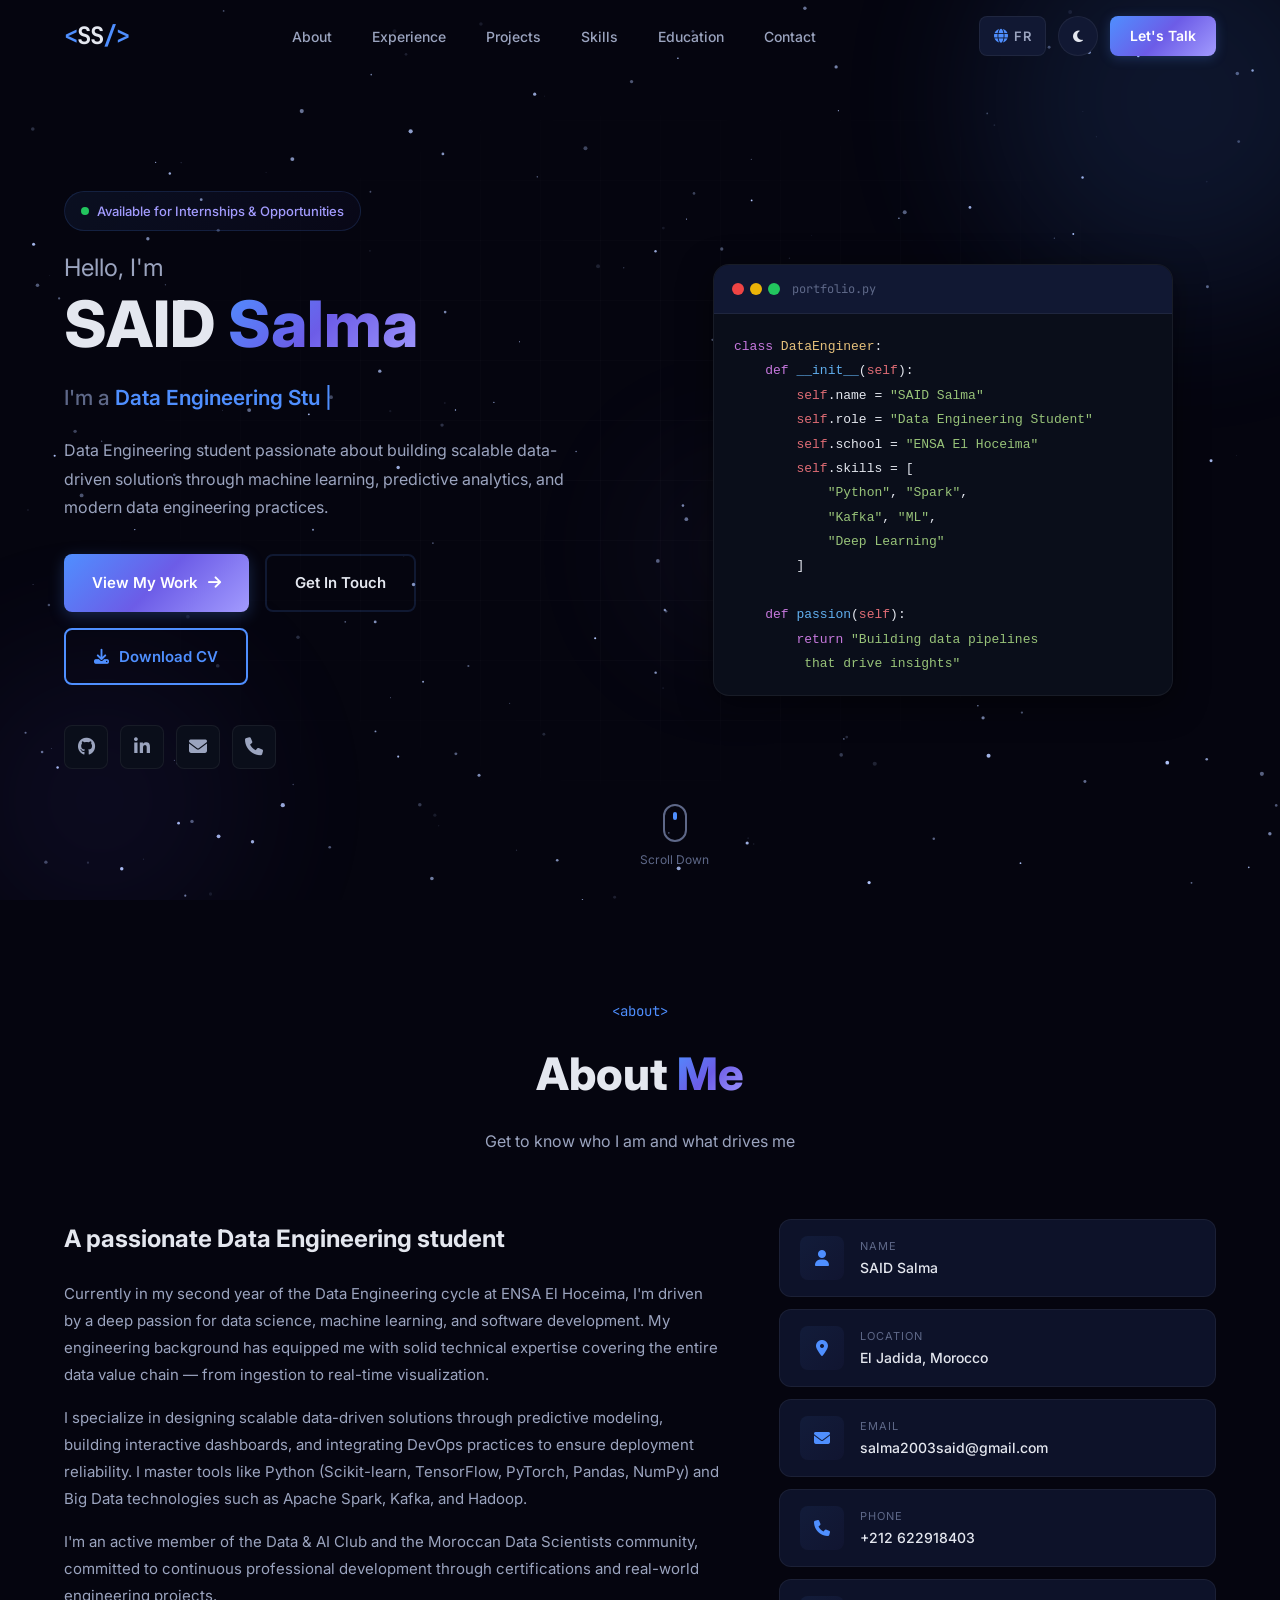
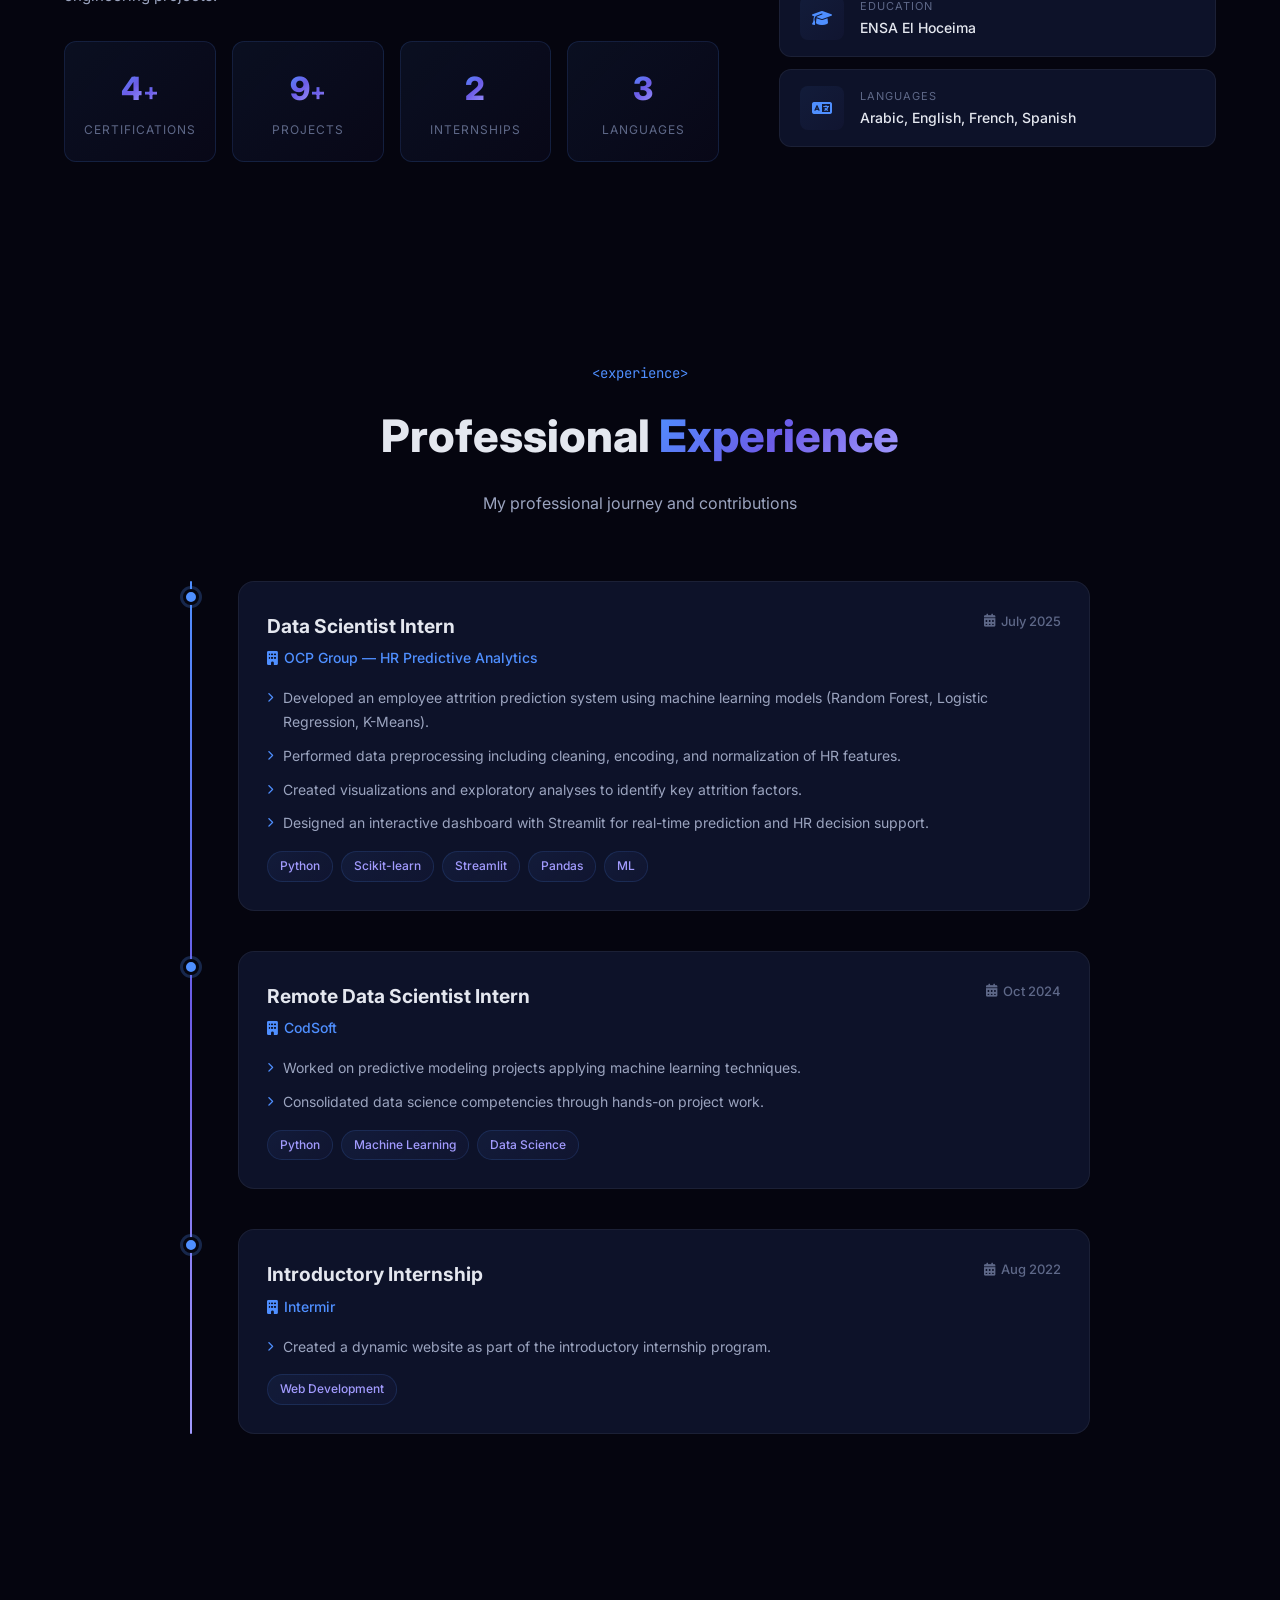
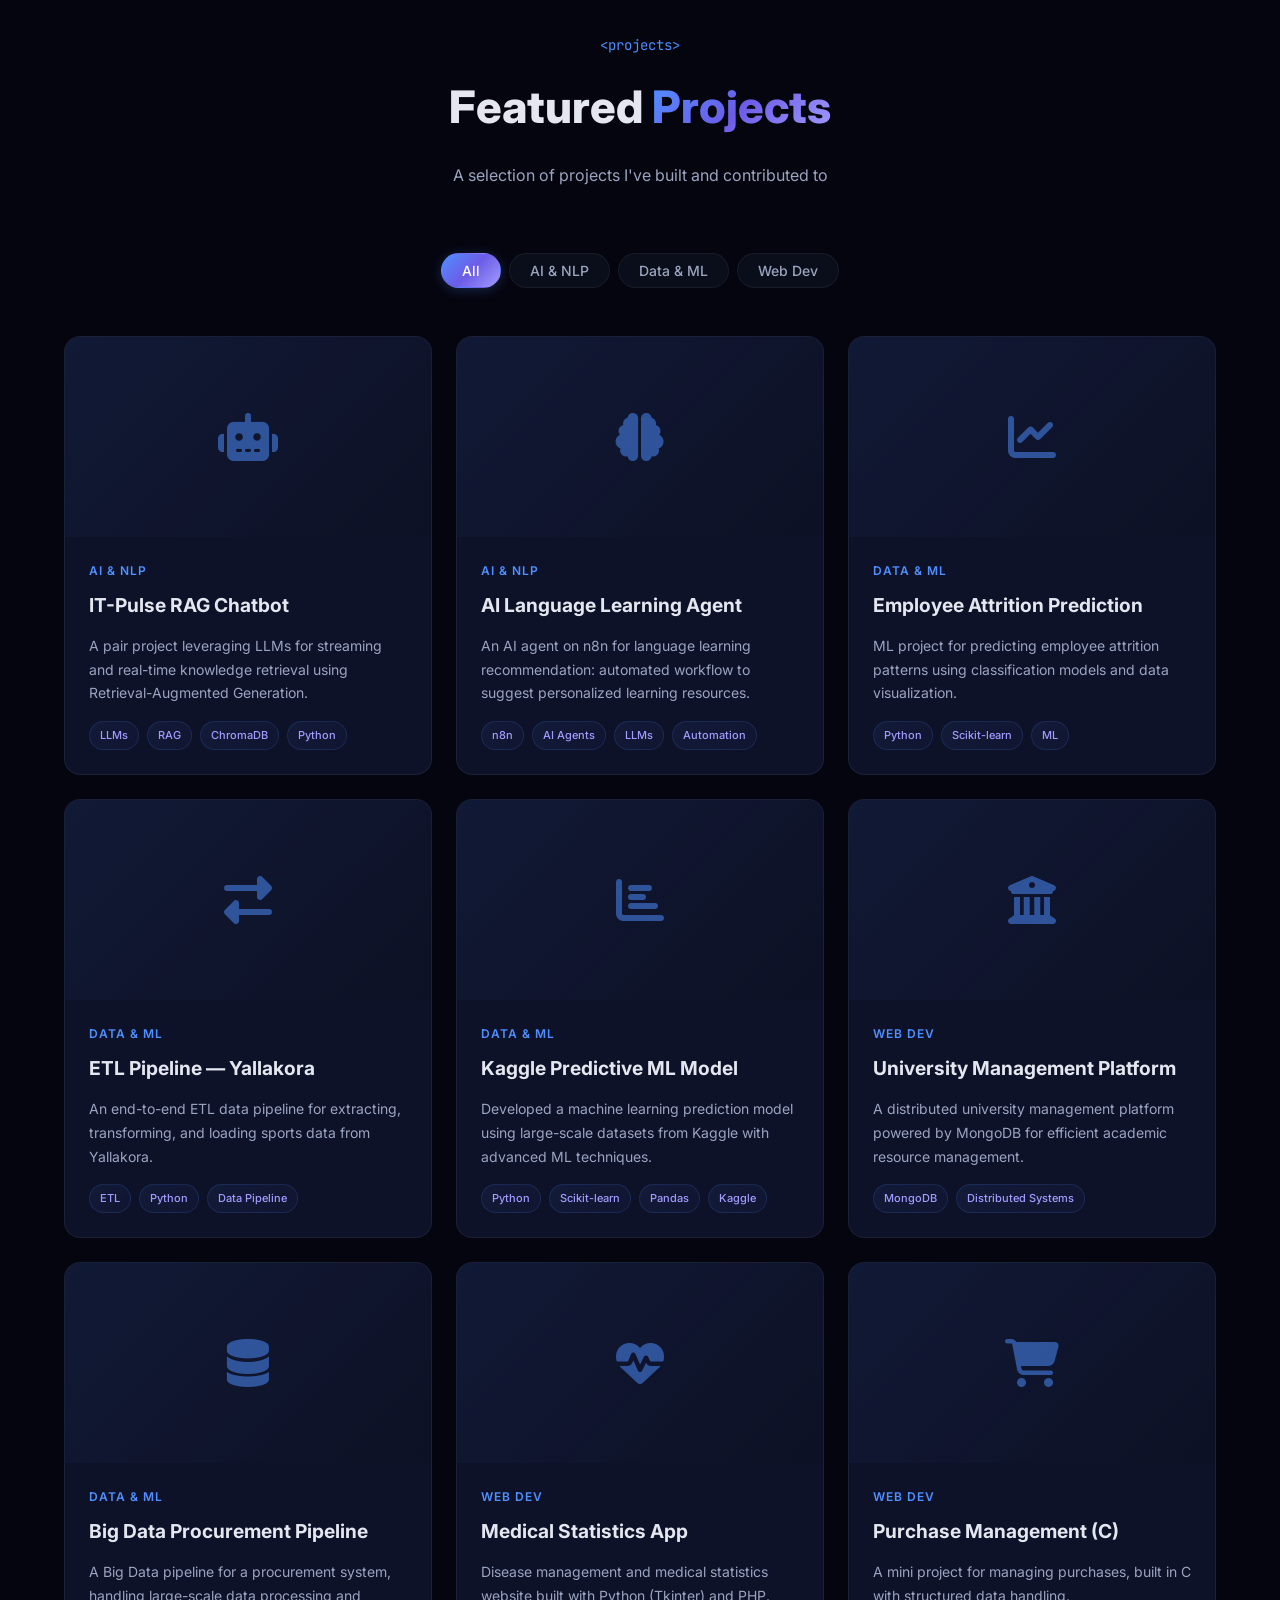
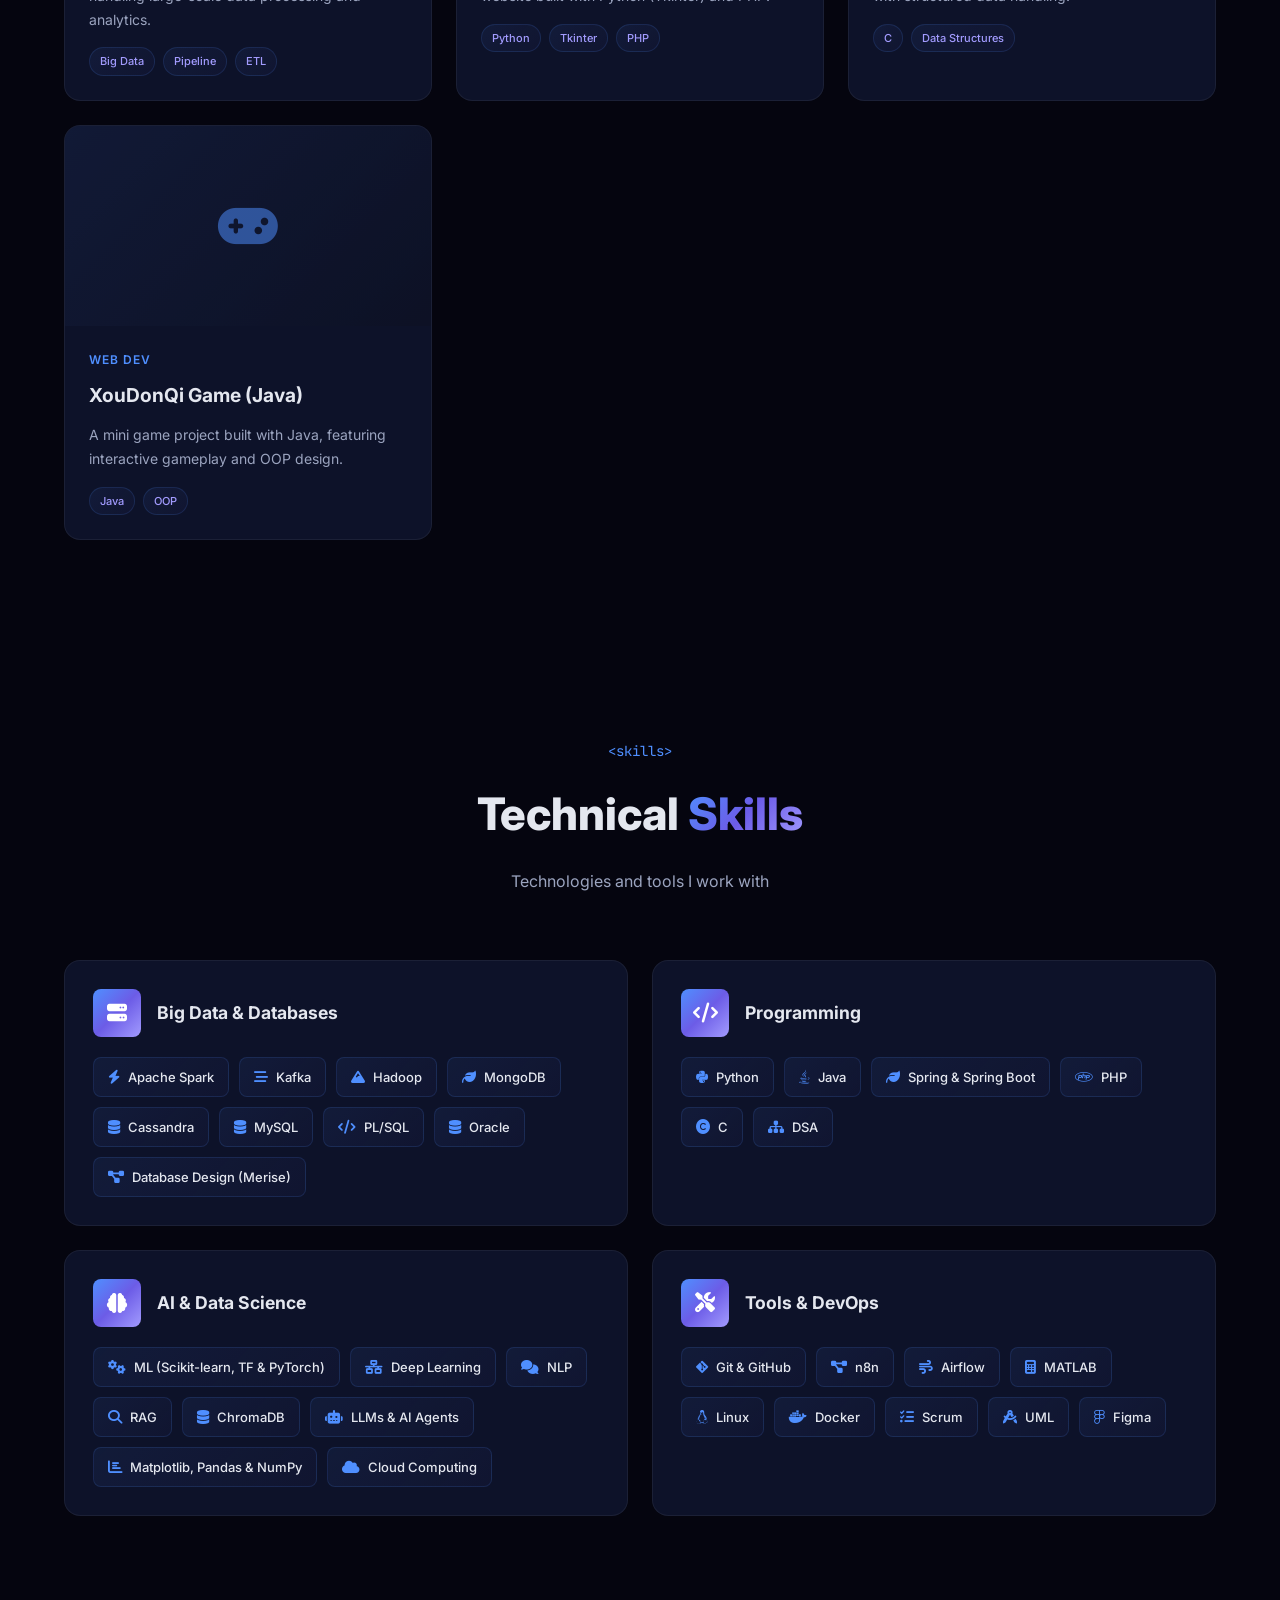
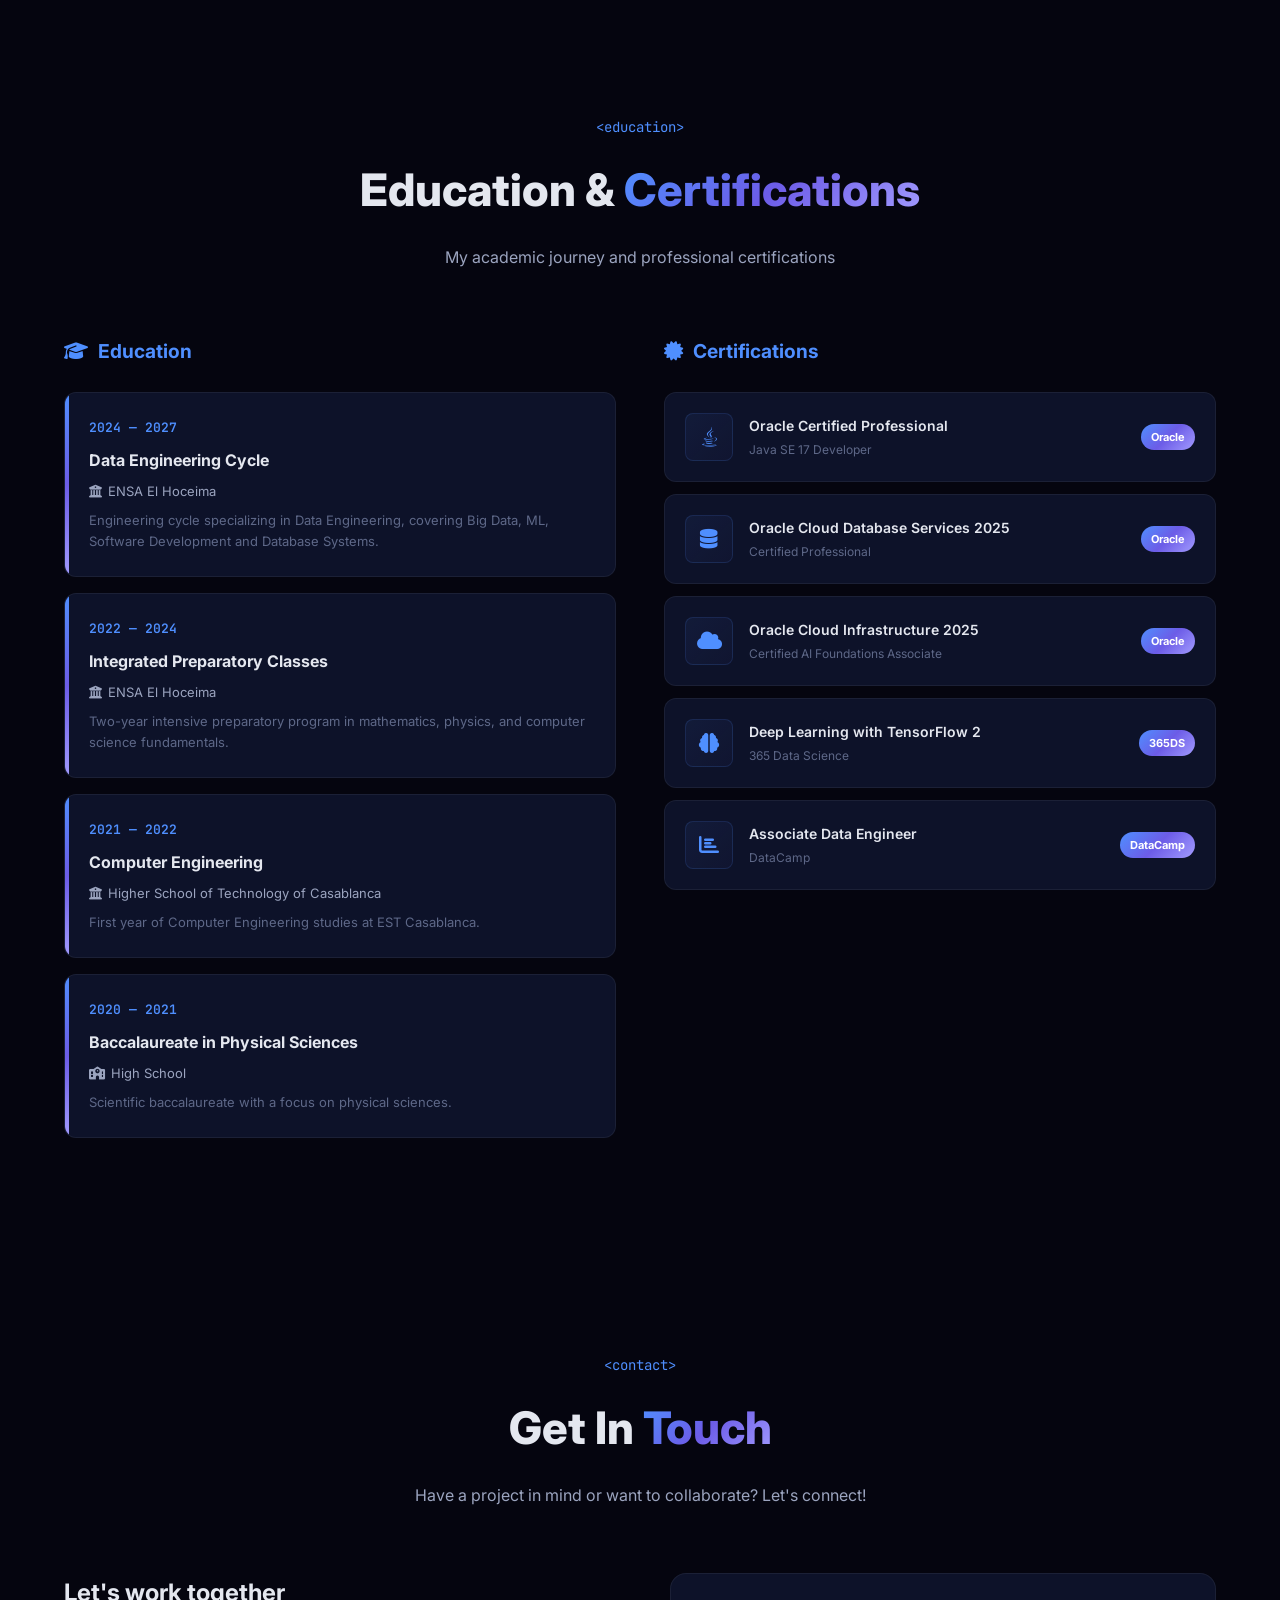
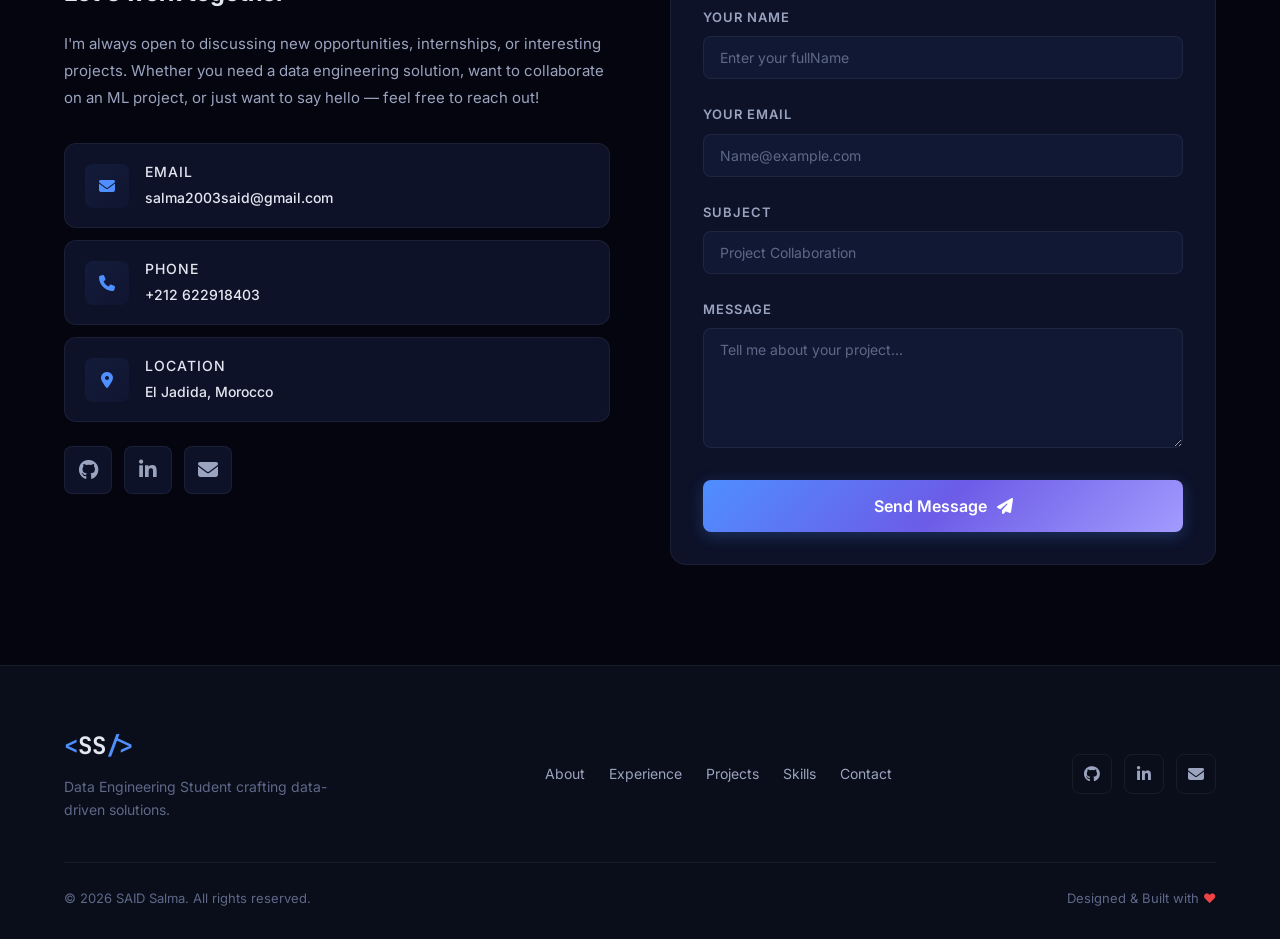
<file: index.html>
<!DOCTYPE html>
<html lang="en">
<head>
    <meta charset="UTF-8">
    <meta name="viewport" content="width=device-width, initial-scale=1.0">
    <title>SAID Salma | Data Engineering Student</title>
    <meta name="description" content="Portfolio of SAID Salma - Data Engineering Student specializing in Machine Learning, Big Data, and Predictive Analytics.">
    <link rel="stylesheet" href="css/style.css">
    <link rel="preconnect" href="https://fonts.googleapis.com">
    <link rel="preconnect" href="https://fonts.gstatic.com" crossorigin>
    <link href="https://fonts.googleapis.com/css2?family=Inter:wght@300;400;500;600;700;800;900&family=JetBrains+Mono:wght@400;500;600&display=swap" rel="stylesheet">
    <link rel="stylesheet" href="https://cdnjs.cloudflare.com/ajax/libs/font-awesome/6.5.1/css/all.min.css">
</head>
<body>
    <!-- ==================== LOADER ==================== -->
    <div id="loader" class="loader">
        <div class="loader-content">
            <div class="loader-spinner"></div>
            <p class="loader-text">Loading<span class="dots">...</span></p>
        </div>
    </div>

    <!-- ==================== CURSOR ==================== -->
    <div class="cursor-dot" id="cursor-dot"></div>
    <div class="cursor-outline" id="cursor-outline"></div>

    <!-- ==================== STARS CANVAS ==================== -->
    <canvas id="stars-canvas"></canvas>

    <!-- ==================== NAVIGATION ==================== -->
    <nav class="navbar" id="navbar">
        <div class="nav-container">
            <a href="#hero" class="nav-logo">
                <span class="logo-bracket">&lt;</span>SS<span class="logo-bracket">/&gt;</span>
            </a>
            <ul class="nav-menu" id="nav-menu">
                <li><a href="#about" class="nav-link" data-text="About">About</a></li>
                <li><a href="#experience" class="nav-link" data-text="Experience">Experience</a></li>
                <li><a href="#projects" class="nav-link" data-text="Projects">Projects</a></li>
                <li><a href="#skills" class="nav-link" data-text="Skills">Skills</a></li>
                <li><a href="#education" class="nav-link" data-text="Education">Education</a></li>
                <li><a href="#contact" class="nav-link" data-text="Contact">Contact</a></li>
            </ul>
            <div class="nav-actions">
                <a href="fr.html" class="lang-switch" title="Version française">
                    <i class="fas fa-globe"></i> FR
                </a>
                <button class="theme-toggle" id="theme-toggle" aria-label="Toggle theme">
                    <i class="fas fa-moon"></i>
                    <i class="fas fa-sun"></i>
                </button>
                <a href="#contact" class="nav-cta">Let's Talk</a>
                <button class="hamburger" id="hamburger" aria-label="Menu">
                    <span></span>
                    <span></span>
                    <span></span>
                </button>
            </div>
        </div>
    </nav>

    <!-- ==================== HERO ==================== -->
    <section id="hero" class="hero">
        <div class="hero-bg-effects">
            <div class="gradient-orb orb-1"></div>
            <div class="gradient-orb orb-2"></div>
            <div class="gradient-orb orb-3"></div>
            <div class="grid-overlay"></div>
        </div>
        <div class="hero-container">
            <div class="hero-content">
                <div class="hero-badge" data-aos="fade-down">
                    <span class="badge-dot"></span>
                    Available for Internships & Opportunities
                </div>
                <h1 class="hero-title" data-aos="fade-up">
                    <span class="title-line">Hello, I'm</span>
                    <span class="title-name">SAID <span class="text-gradient">Salma</span></span>
                </h1>
                <div class="hero-typewriter" data-aos="fade-up" data-aos-delay="200">
                    <span class="typewriter-prefix">I'm a </span>
                    <span class="typewriter-text" id="typewriter"></span>
                    <span class="typewriter-cursor">|</span>
                </div>
                <p class="hero-description" data-aos="fade-up" data-aos-delay="300">
                    Data Engineering student passionate about building scalable data-driven solutions 
                    through machine learning, predictive analytics, and modern data engineering practices.
                </p>
                <div class="hero-actions" data-aos="fade-up" data-aos-delay="400">
                    <a href="#projects" class="btn btn-primary">
                        <span>View My Work</span>
                        <i class="fas fa-arrow-right"></i>
                    </a>
                    <a href="#contact" class="btn btn-outline">
                        <span>Get In Touch</span>
                    </a>
                    <a href="asset/SAID_Salma_resume_en.pdf" download class="btn btn-download">
                        <i class="fas fa-download"></i>
                        <span>Download CV</span>
                    </a>
                </div>
                <div class="hero-socials" data-aos="fade-up" data-aos-delay="500">
                    <a href="https://github.com/SALMASAID1" target="_blank" rel="noopener" class="social-link" aria-label="GitHub">
                        <i class="fab fa-github"></i>
                    </a>
                    <a href="https://www.linkedin.com/in/salma-said-7737b9296/" target="_blank" rel="noopener" class="social-link" aria-label="LinkedIn">
                        <i class="fab fa-linkedin-in"></i>
                    </a>
                    <a href="mailto:salma2003said@gmail.com" class="social-link" aria-label="Email">
                        <i class="fas fa-envelope"></i>
                    </a>
                    <a href="tel:+212622918403" class="social-link" aria-label="Phone">
                        <i class="fas fa-phone"></i>
                    </a>
                </div>
            </div>
            <div class="hero-visual" data-aos="fade-left" data-aos-delay="300">
                <div class="hero-card">
                    <div class="card-header">
                        <div class="card-dots">
                            <span class="dot red"></span>
                            <span class="dot yellow"></span>
                            <span class="dot green"></span>
                        </div>
                        <span class="card-title">portfolio.py</span>
                    </div>
                    <div class="card-body">
                        <pre><code><span class="code-keyword">class</span> <span class="code-class">DataEngineer</span>:
    <span class="code-keyword">def</span> <span class="code-func">__init__</span>(<span class="code-param">self</span>):
        <span class="code-param">self</span>.name = <span class="code-string">"SAID Salma"</span>
        <span class="code-param">self</span>.role = <span class="code-string">"Data Engineering Student"</span>
        <span class="code-param">self</span>.school = <span class="code-string">"ENSA El Hoceima"</span>
        <span class="code-param">self</span>.skills = [
            <span class="code-string">"Python"</span>, <span class="code-string">"Spark"</span>,
            <span class="code-string">"Kafka"</span>, <span class="code-string">"ML"</span>,
            <span class="code-string">"Deep Learning"</span>
        ]

    <span class="code-keyword">def</span> <span class="code-func">passion</span>(<span class="code-param">self</span>):
        <span class="code-keyword">return</span> <span class="code-string">"Building data pipelines<br>         that drive insights"</span></code></pre>
                    </div>
                </div>
            </div>
        </div>
        <div class="scroll-indicator" data-aos="fade-up" data-aos-delay="600">
            <div class="mouse">
                <div class="wheel"></div>
            </div>
            <span>Scroll Down</span>
        </div>
    </section>

    <!-- ==================== ABOUT ==================== -->
    <section id="about" class="section about">
        <div class="container">
            <div class="section-header" data-aos="fade-up">
                <span class="section-tag">&lt;about&gt;</span>
                <h2 class="section-title">About <span class="text-gradient">Me</span></h2>
                <p class="section-subtitle">Get to know who I am and what drives me</p>
            </div>
            <div class="about-grid">
                <div class="about-content" data-aos="fade-right">
                    <h3>A passionate Data Engineering student</h3>
                    <p>
                        Currently in my second year of the Data Engineering cycle at ENSA El Hoceima, 
                        I'm driven by a deep passion for data science, machine learning, and software development.
                        My engineering background has equipped me with solid technical expertise covering the 
                        entire data value chain — from ingestion to real-time visualization.
                    </p>
                    <p>
                        I specialize in designing scalable data-driven solutions through predictive modeling,
                        building interactive dashboards, and integrating DevOps practices to ensure deployment 
                        reliability. I master tools like Python (Scikit-learn, TensorFlow, PyTorch, Pandas, NumPy)
                        and Big Data technologies such as Apache Spark, Kafka, and Hadoop.
                    </p>
                    <p>
                        I'm an active member of the Data & AI Club and the Moroccan Data Scientists community, 
                        committed to continuous professional development through certifications and real-world 
                        engineering projects.
                    </p>
                    <div class="about-stats">
                        <div class="stat-card" data-aos="fade-up" data-aos-delay="100">
                            <span class="stat-number" data-count="5">0</span><span class="stat-plus">+</span>
                            <span class="stat-label">Certifications</span>
                        </div>
                        <div class="stat-card" data-aos="fade-up" data-aos-delay="200">
                            <span class="stat-number" data-count="10">0</span><span class="stat-plus">+</span>
                            <span class="stat-label">Projects</span>
                        </div>
                        <div class="stat-card" data-aos="fade-up" data-aos-delay="300">
                            <span class="stat-number" data-count="3">0</span>
                            <span class="stat-label">Internships</span>
                        </div>
                        <div class="stat-card" data-aos="fade-up" data-aos-delay="400">
                            <span class="stat-number" data-count="4">0</span>
                            <span class="stat-label">Languages</span>
                        </div>
                    </div>
                </div>
                <div class="about-details" data-aos="fade-left">
                    <div class="detail-card">
                        <div class="detail-icon"><i class="fas fa-user"></i></div>
                        <div class="detail-info">
                            <span class="detail-label">Name</span>
                            <span class="detail-value">SAID Salma</span>
                        </div>
                    </div>
                    <div class="detail-card">
                        <div class="detail-icon"><i class="fas fa-map-marker-alt"></i></div>
                        <div class="detail-info">
                            <span class="detail-label">Location</span>
                            <span class="detail-value">El Jadida, Morocco</span>
                        </div>
                    </div>
                    <div class="detail-card">
                        <div class="detail-icon"><i class="fas fa-envelope"></i></div>
                        <div class="detail-info">
                            <span class="detail-label">Email</span>
                            <span class="detail-value">salma2003said@gmail.com</span>
                        </div>
                    </div>
                    <div class="detail-card">
                        <div class="detail-icon"><i class="fas fa-phone"></i></div>
                        <div class="detail-info">
                            <span class="detail-label">Phone</span>
                            <span class="detail-value">+212 622918403</span>
                        </div>
                    </div>
                    <div class="detail-card">
                        <div class="detail-icon"><i class="fas fa-graduation-cap"></i></div>
                        <div class="detail-info">
                            <span class="detail-label">Education</span>
                            <span class="detail-value">ENSA El Hoceima</span>
                        </div>
                    </div>
                    <div class="detail-card">
                        <div class="detail-icon"><i class="fas fa-language"></i></div>
                        <div class="detail-info">
                            <span class="detail-label">Languages</span>
                            <span class="detail-value">Arabic, English, French, Spanish</span>
                        </div>
                    </div>
                </div>
            </div>
        </div>
    </section>

    <!-- ==================== EXPERIENCE ==================== -->
    <section id="experience" class="section experience">
        <div class="container">
            <div class="section-header" data-aos="fade-up">
                <span class="section-tag">&lt;experience&gt;</span>
                <h2 class="section-title">Professional <span class="text-gradient">Experience</span></h2>
                <p class="section-subtitle">My professional journey and contributions</p>
            </div>
            <div class="timeline">
                <div class="timeline-item" data-aos="fade-up">
                    <div class="timeline-marker"><div class="marker-dot"></div></div>
                    <div class="timeline-content">
                        <div class="timeline-header">
                            <div class="timeline-title-group">
                                <h3>Data Scientist Intern</h3>
                                <span class="timeline-company">
                                    <i class="fas fa-building"></i> OCP Group — HR Predictive Analytics
                                </span>
                            </div>
                            <span class="timeline-date">
                                <i class="fas fa-calendar-alt"></i> July 2025
                            </span>
                        </div>
                        <ul class="timeline-details">
                            <li><i class="fas fa-chevron-right"></i>Developed an employee attrition prediction system using machine learning models (Random Forest, Logistic Regression, K-Means).</li>
                            <li><i class="fas fa-chevron-right"></i>Performed data preprocessing including cleaning, encoding, and normalization of HR features.</li>
                            <li><i class="fas fa-chevron-right"></i>Created visualizations and exploratory analyses to identify key attrition factors.</li>
                            <li><i class="fas fa-chevron-right"></i>Designed an interactive dashboard with Streamlit for real-time prediction and HR decision support.</li>
                        </ul>
                        <div class="timeline-tags">
                            <span class="tag">Python</span><span class="tag">Scikit-learn</span><span class="tag">Streamlit</span><span class="tag">Pandas</span><span class="tag">ML</span>
                        </div>
                    </div>
                </div>
                <div class="timeline-item" data-aos="fade-up" data-aos-delay="200">
                    <div class="timeline-marker"><div class="marker-dot"></div></div>
                    <div class="timeline-content">
                        <div class="timeline-header">
                            <div class="timeline-title-group">
                                <h3>Remote Data Scientist Intern</h3>
                                <span class="timeline-company"><i class="fas fa-building"></i> CodSoft</span>
                            </div>
                            <span class="timeline-date"><i class="fas fa-calendar-alt"></i> Oct 2024</span>
                        </div>
                        <ul class="timeline-details">
                            <li><i class="fas fa-chevron-right"></i>Worked on predictive modeling projects applying machine learning techniques.</li>
                            <li><i class="fas fa-chevron-right"></i>Consolidated data science competencies through hands-on project work.</li>
                        </ul>
                        <div class="timeline-tags">
                            <span class="tag">Python</span><span class="tag">Machine Learning</span><span class="tag">Data Science</span>
                        </div>
                    </div>
                </div>
                <div class="timeline-item" data-aos="fade-up" data-aos-delay="400">
                    <div class="timeline-marker"><div class="marker-dot"></div></div>
                    <div class="timeline-content">
                        <div class="timeline-header">
                            <div class="timeline-title-group">
                                <h3>Introductory Internship</h3>
                                <span class="timeline-company"><i class="fas fa-building"></i> Intermir</span>
                            </div>
                            <span class="timeline-date"><i class="fas fa-calendar-alt"></i> Aug 2022</span>
                        </div>
                        <ul class="timeline-details">
                            <li><i class="fas fa-chevron-right"></i>Created a dynamic website as part of the introductory internship program.</li>
                        </ul>
                        <div class="timeline-tags"><span class="tag">Web Development</span></div>
                    </div>
                </div>
            </div>
        </div>
    </section>

    <!-- ==================== PROJECTS ==================== -->
    <section id="projects" class="section projects">
        <div class="container">
            <div class="section-header" data-aos="fade-up">
                <span class="section-tag">&lt;projects&gt;</span>
                <h2 class="section-title">Featured <span class="text-gradient">Projects</span></h2>
                <p class="section-subtitle">A selection of projects I've built and contributed to</p>
            </div>
            <div class="projects-filter" data-aos="fade-up">
                <button class="filter-btn active" data-filter="all">All</button>
                <button class="filter-btn" data-filter="ai">AI & NLP</button>
                <button class="filter-btn" data-filter="data">Data & ML</button>
                <button class="filter-btn" data-filter="web">Web Dev</button>
            </div>
            <div class="projects-grid">
                <div class="project-card" data-category="ai" data-aos="fade-up">
                    <div class="project-image"><div class="project-placeholder"><i class="fas fa-robot"></i></div><div class="project-overlay"><div class="project-links"><a href="#" class="project-link"><i class="fas fa-external-link-alt"></i></a><a href="#" class="project-link"><i class="fab fa-github"></i></a></div></div></div>
                    <div class="project-info"><div class="project-category">AI & NLP</div><h3 class="project-title">IT-Pulse RAG Chatbot</h3><p class="project-description">A pair project leveraging LLMs for streaming and real-time knowledge retrieval using Retrieval-Augmented Generation.</p><div class="project-tech"><span>LLMs</span><span>RAG</span><span>ChromaDB</span><span>Python</span></div></div>
                </div>
                <div class="project-card" data-category="ai" data-aos="fade-up" data-aos-delay="100">
                    <div class="project-image"><div class="project-placeholder"><i class="fas fa-brain"></i></div><div class="project-overlay"><div class="project-links"><a href="#" class="project-link"><i class="fas fa-external-link-alt"></i></a><a href="#" class="project-link"><i class="fab fa-github"></i></a></div></div></div>
                    <div class="project-info"><div class="project-category">AI & NLP</div><h3 class="project-title">AI Language Learning Agent</h3><p class="project-description">An AI agent on n8n for language learning recommendation: automated workflow to suggest personalized learning resources.</p><div class="project-tech"><span>n8n</span><span>AI Agents</span><span>LLMs</span><span>Automation</span></div></div>
                </div>
                <div class="project-card" data-category="data" data-aos="fade-up" data-aos-delay="200">
                    <div class="project-image"><div class="project-placeholder"><i class="fas fa-chart-line"></i></div><div class="project-overlay"><div class="project-links"><a href="#" class="project-link"><i class="fas fa-external-link-alt"></i></a><a href="#" class="project-link"><i class="fab fa-github"></i></a></div></div></div>
                    <div class="project-info"><div class="project-category">Data & ML</div><h3 class="project-title">Employee Attrition Prediction</h3><p class="project-description">ML project for predicting employee attrition patterns using classification models and data visualization.</p><div class="project-tech"><span>Python</span><span>Scikit-learn</span><span>ML</span></div></div>
                </div>
                <div class="project-card" data-category="data" data-aos="fade-up" data-aos-delay="300">
                    <div class="project-image"><div class="project-placeholder"><i class="fas fa-exchange-alt"></i></div><div class="project-overlay"><div class="project-links"><a href="#" class="project-link"><i class="fas fa-external-link-alt"></i></a><a href="#" class="project-link"><i class="fab fa-github"></i></a></div></div></div>
                    <div class="project-info"><div class="project-category">Data & ML</div><h3 class="project-title">ETL Pipeline — Yallakora</h3><p class="project-description">An end-to-end ETL data pipeline for extracting, transforming, and loading sports data from Yallakora.</p><div class="project-tech"><span>ETL</span><span>Python</span><span>Data Pipeline</span></div></div>
                </div>
                <div class="project-card" data-category="data" data-aos="fade-up">
                    <div class="project-image"><div class="project-placeholder"><i class="fas fa-chart-bar"></i></div><div class="project-overlay"><div class="project-links"><a href="#" class="project-link"><i class="fas fa-external-link-alt"></i></a><a href="#" class="project-link"><i class="fab fa-github"></i></a></div></div></div>
                    <div class="project-info"><div class="project-category">Data & ML</div><h3 class="project-title">Kaggle Predictive ML Model</h3><p class="project-description">Developed a machine learning prediction model using large-scale datasets from Kaggle with advanced ML techniques.</p><div class="project-tech"><span>Python</span><span>Scikit-learn</span><span>Pandas</span><span>Kaggle</span></div></div>
                </div>
                <div class="project-card" data-category="web" data-aos="fade-up" data-aos-delay="100">
                    <div class="project-image"><div class="project-placeholder"><i class="fas fa-university"></i></div><div class="project-overlay"><div class="project-links"><a href="#" class="project-link"><i class="fas fa-external-link-alt"></i></a><a href="#" class="project-link"><i class="fab fa-github"></i></a></div></div></div>
                    <div class="project-info"><div class="project-category">Web Dev</div><h3 class="project-title">University Management Platform</h3><p class="project-description">A distributed university management platform powered by MongoDB for efficient academic resource management.</p><div class="project-tech"><span>MongoDB</span><span>Distributed Systems</span></div></div>
                </div>
                <div class="project-card" data-category="data" data-aos="fade-up" data-aos-delay="200">
                    <div class="project-image"><div class="project-placeholder"><i class="fas fa-database"></i></div><div class="project-overlay"><div class="project-links"><a href="#" class="project-link"><i class="fas fa-external-link-alt"></i></a><a href="#" class="project-link"><i class="fab fa-github"></i></a></div></div></div>
                    <div class="project-info"><div class="project-category">Data & ML</div><h3 class="project-title">Big Data Procurement Pipeline</h3><p class="project-description">A Big Data pipeline for a procurement system, handling large-scale data processing and analytics.</p><div class="project-tech"><span>Big Data</span><span>Pipeline</span><span>ETL</span></div></div>
                </div>
                <div class="project-card" data-category="web" data-aos="fade-up" data-aos-delay="300">
                    <div class="project-image"><div class="project-placeholder"><i class="fas fa-heartbeat"></i></div><div class="project-overlay"><div class="project-links"><a href="#" class="project-link"><i class="fas fa-external-link-alt"></i></a><a href="#" class="project-link"><i class="fab fa-github"></i></a></div></div></div>
                    <div class="project-info"><div class="project-category">Web Dev</div><h3 class="project-title">Medical Statistics App</h3><p class="project-description">Disease management and medical statistics website built with Python (Tkinter) and PHP.</p><div class="project-tech"><span>Python</span><span>Tkinter</span><span>PHP</span></div></div>
                </div>
                <div class="project-card" data-category="web" data-aos="fade-up">
                    <div class="project-image"><div class="project-placeholder"><i class="fas fa-shopping-cart"></i></div><div class="project-overlay"><div class="project-links"><a href="#" class="project-link"><i class="fas fa-external-link-alt"></i></a><a href="#" class="project-link"><i class="fab fa-github"></i></a></div></div></div>
                    <div class="project-info"><div class="project-category">Web Dev</div><h3 class="project-title">Purchase Management (C)</h3><p class="project-description">A mini project for managing purchases, built in C with structured data handling.</p><div class="project-tech"><span>C</span><span>Data Structures</span></div></div>
                </div>
                <div class="project-card" data-category="web" data-aos="fade-up" data-aos-delay="100">
                    <div class="project-image"><div class="project-placeholder"><i class="fas fa-gamepad"></i></div><div class="project-overlay"><div class="project-links"><a href="#" class="project-link"><i class="fas fa-external-link-alt"></i></a><a href="#" class="project-link"><i class="fab fa-github"></i></a></div></div></div>
                    <div class="project-info"><div class="project-category">Web Dev</div><h3 class="project-title">XouDonQi Game (Java)</h3><p class="project-description">A mini game project built with Java, featuring interactive gameplay and OOP design.</p><div class="project-tech"><span>Java</span><span>OOP</span></div></div>
                </div>
            </div>
        </div>
    </section>

    <!-- ==================== SKILLS ==================== -->
    <section id="skills" class="section skills">
        <div class="container">
            <div class="section-header" data-aos="fade-up">
                <span class="section-tag">&lt;skills&gt;</span>
                <h2 class="section-title">Technical <span class="text-gradient">Skills</span></h2>
                <p class="section-subtitle">Technologies and tools I work with</p>
            </div>
            <div class="skills-grid">
                <div class="skill-category" data-aos="fade-up">
                    <div class="skill-category-header"><div class="skill-icon"><i class="fas fa-server"></i></div><h3>Big Data & Databases</h3></div>
                    <div class="skill-tags">
                        <div class="skill-tag"><i class="fas fa-bolt"></i><span>Apache Spark</span></div>
                        <div class="skill-tag"><i class="fas fa-stream"></i><span>Kafka</span></div>
                        <div class="skill-tag"><i class="fas fa-mountain"></i><span>Hadoop</span></div>
                        <div class="skill-tag"><i class="fas fa-leaf"></i><span>MongoDB</span></div>
                        <div class="skill-tag"><i class="fas fa-database"></i><span>Cassandra</span></div>
                        <div class="skill-tag"><i class="fas fa-database"></i><span>MySQL</span></div>
                        <div class="skill-tag"><i class="fas fa-code"></i><span>PL/SQL</span></div>
                        <div class="skill-tag"><i class="fas fa-database"></i><span>Oracle</span></div>
                        <div class="skill-tag"><i class="fas fa-project-diagram"></i><span>Database Design (Merise)</span></div>
                    </div>
                </div>
                <div class="skill-category" data-aos="fade-up" data-aos-delay="100">
                    <div class="skill-category-header"><div class="skill-icon"><i class="fas fa-code"></i></div><h3>Programming</h3></div>
                    <div class="skill-tags">
                        <div class="skill-tag"><i class="fab fa-python"></i><span>Python</span></div>
                        <div class="skill-tag"><i class="fab fa-java"></i><span>Java</span></div>
                        <div class="skill-tag"><i class="fas fa-leaf"></i><span>Spring & Spring Boot</span></div>
                        <div class="skill-tag"><i class="fab fa-php"></i><span>PHP</span></div>
                        <div class="skill-tag"><i class="fas fa-copyright"></i><span>C</span></div>
                        <div class="skill-tag"><i class="fas fa-sitemap"></i><span>DSA</span></div>
                    </div>
                </div>
                <div class="skill-category" data-aos="fade-up" data-aos-delay="200">
                    <div class="skill-category-header"><div class="skill-icon"><i class="fas fa-brain"></i></div><h3>AI & Data Science</h3></div>
                    <div class="skill-tags">
                        <div class="skill-tag"><i class="fas fa-cogs"></i><span>ML (Scikit-learn, TF & PyTorch)</span></div>
                        <div class="skill-tag"><i class="fas fa-network-wired"></i><span>Deep Learning</span></div>
                        <div class="skill-tag"><i class="fas fa-comments"></i><span>NLP</span></div>
                        <div class="skill-tag"><i class="fas fa-search"></i><span>RAG</span></div>
                        <div class="skill-tag"><i class="fas fa-database"></i><span>ChromaDB</span></div>
                        <div class="skill-tag"><i class="fas fa-robot"></i><span>LLMs & AI Agents</span></div>
                        <div class="skill-tag"><i class="fas fa-chart-bar"></i><span>Matplotlib, Pandas & NumPy</span></div>
                        <div class="skill-tag"><i class="fas fa-cloud"></i><span>Cloud Computing</span></div>
                    </div>
                </div>
                <div class="skill-category" data-aos="fade-up" data-aos-delay="300">
                    <div class="skill-category-header"><div class="skill-icon"><i class="fas fa-tools"></i></div><h3>Tools & DevOps</h3></div>
                    <div class="skill-tags">
                        <div class="skill-tag"><i class="fab fa-git-alt"></i><span>Git & GitHub</span></div>
                        <div class="skill-tag"><i class="fas fa-project-diagram"></i><span>n8n</span></div>
                        <div class="skill-tag"><i class="fas fa-wind"></i><span>Airflow</span></div>
                        <div class="skill-tag"><i class="fas fa-calculator"></i><span>MATLAB</span></div>
                        <div class="skill-tag"><i class="fab fa-linux"></i><span>Linux</span></div>
                        <div class="skill-tag"><i class="fab fa-docker"></i><span>Docker</span></div>
                        <div class="skill-tag"><i class="fas fa-tasks"></i><span>Scrum</span></div>
                        <div class="skill-tag"><i class="fas fa-drafting-compass"></i><span>UML</span></div>
                        <div class="skill-tag"><i class="fab fa-figma"></i><span>Figma</span></div>
                    </div>
                </div>
            </div>
        </div>
    </section>

    <!-- ==================== EDUCATION ==================== -->
    <section id="education" class="section education">
        <div class="container">
            <div class="section-header" data-aos="fade-up">
                <span class="section-tag">&lt;education&gt;</span>
                <h2 class="section-title">Education & <span class="text-gradient">Certifications</span></h2>
                <p class="section-subtitle">My academic journey and professional certifications</p>
            </div>
            <div class="education-grid">
                <div class="education-column" data-aos="fade-right">
                    <h3 class="column-title"><i class="fas fa-graduation-cap"></i> Education</h3>
                    <div class="edu-card"><div class="edu-year">2024 — 2027</div><h4>Data Engineering Cycle</h4><p class="edu-school"><i class="fas fa-university"></i> ENSA El Hoceima</p><p class="edu-description">Engineering cycle specializing in Data Engineering, covering Big Data, ML, Software Development and Database Systems.</p></div>
                    <div class="edu-card"><div class="edu-year">2022 — 2024</div><h4>Integrated Preparatory Classes</h4><p class="edu-school"><i class="fas fa-university"></i> ENSA El Hoceima</p><p class="edu-description">Two-year intensive preparatory program in mathematics, physics, and computer science fundamentals.</p></div>
                    <div class="edu-card"><div class="edu-year">2021 — 2022</div><h4>Computer Engineering</h4><p class="edu-school"><i class="fas fa-university"></i> Higher School of Technology of Casablanca</p><p class="edu-description">First year of Computer Engineering studies at EST Casablanca.</p></div>
                    <div class="edu-card"><div class="edu-year">2020 — 2021</div><h4>Baccalaureate in Physical Sciences</h4><p class="edu-school"><i class="fas fa-school"></i> High School</p><p class="edu-description">Scientific baccalaureate with a focus on physical sciences.</p></div>
                </div>
                <div class="education-column" data-aos="fade-left">
                    <h3 class="column-title"><i class="fas fa-certificate"></i> Certifications</h3>
                    <div class="cert-card"><div class="cert-icon"><i class="fab fa-java"></i></div><div class="cert-info"><h4>Oracle Certified Professional</h4><p>Java SE 17 Developer</p></div><div class="cert-badge">Oracle</div></div>
                    <div class="cert-card"><div class="cert-icon"><i class="fas fa-database"></i></div><div class="cert-info"><h4>Oracle Cloud Database Services 2025</h4><p>Certified Professional</p></div><div class="cert-badge">Oracle</div></div>
                    <div class="cert-card"><div class="cert-icon"><i class="fas fa-cloud"></i></div><div class="cert-info"><h4>Oracle Cloud Infrastructure 2025</h4><p>Certified AI Foundations Associate</p></div><div class="cert-badge">Oracle</div></div>
                    <div class="cert-card"><div class="cert-icon"><i class="fas fa-brain"></i></div><div class="cert-info"><h4>Deep Learning with TensorFlow 2</h4><p>365 Data Science</p></div><div class="cert-badge">365DS</div></div>
                    <div class="cert-card"><div class="cert-icon"><i class="fas fa-chart-bar"></i></div><div class="cert-info"><h4>Associate Data Engineer</h4><p>DataCamp</p></div><div class="cert-badge">DataCamp</div></div>
                </div>
            </div>
        </div>
    </section>

    <!-- ==================== CONTACT ==================== -->
    <section id="contact" class="section contact">
        <div class="container">
            <div class="section-header" data-aos="fade-up">
                <span class="section-tag">&lt;contact&gt;</span>
                <h2 class="section-title">Get In <span class="text-gradient">Touch</span></h2>
                <p class="section-subtitle">Have a project in mind or want to collaborate? Let's connect!</p>
            </div>
            <div class="contact-grid">
                <div class="contact-info" data-aos="fade-right">
                    <h3>Let's work together</h3>
                    <p>I'm always open to discussing new opportunities, internships, or interesting projects. Whether you need a data engineering solution, want to collaborate on an ML project, or just want to say hello — feel free to reach out!</p>
                    <div class="contact-cards">
                        <div class="contact-card"><div class="contact-card-icon"><i class="fas fa-envelope"></i></div><div class="contact-card-info"><span class="contact-card-label">Email</span><a href="mailto:salma2003said@gmail.com">salma2003said@gmail.com</a></div></div>
                        <div class="contact-card"><div class="contact-card-icon"><i class="fas fa-phone"></i></div><div class="contact-card-info"><span class="contact-card-label">Phone</span><a href="tel:+212622918403">+212 622918403</a></div></div>
                        <div class="contact-card"><div class="contact-card-icon"><i class="fas fa-map-marker-alt"></i></div><div class="contact-card-info"><span class="contact-card-label">Location</span><span>El Jadida, Morocco</span></div></div>
                    </div>
                    <div class="contact-socials">
                        <a href="https://github.com/SALMASAID1" target="_blank" rel="noopener" class="contact-social"><i class="fab fa-github"></i></a>
                        <a href="https://www.linkedin.com/in/salma-said-7737b9296/" target="_blank" rel="noopener" class="contact-social"><i class="fab fa-linkedin-in"></i></a>
                        <a href="mailto:salma2003said@gmail.com" class="contact-social"><i class="fas fa-envelope"></i></a>
                    </div>
                </div>
                <div class="contact-form-wrapper" data-aos="fade-left">
                    <form class="contact-form" id="contact-form">
                        <div class="form-group"><label for="name">Your Name</label><input type="text" id="name" name="name" placeholder="Enter your fullName" required></div>
                        <div class="form-group"><label for="email">Your Email</label><input type="email" id="email" name="email" placeholder="Name@example.com" required></div>
                        <div class="form-group"><label for="subject">Subject</label><input type="text" id="subject" name="subject" placeholder="Project Collaboration" required></div>
                        <div class="form-group"><label for="message">Message</label><textarea id="message" name="message" rows="5" placeholder="Tell me about your project..." required></textarea></div>
                        <button type="submit" class="btn btn-primary btn-submit"><span>Send Message</span><i class="fas fa-paper-plane"></i></button>
                    </form>
                </div>
            </div>
        </div>
    </section>

    <!-- ==================== FOOTER ==================== -->
    <footer class="footer">
        <div class="container">
            <div class="footer-content">
                <div class="footer-brand"><a href="#hero" class="footer-logo"><span class="logo-bracket">&lt;</span>SS<span class="logo-bracket">/&gt;</span></a><p>Data Engineering Student crafting data-driven solutions.</p></div>
                <div class="footer-links"><a href="#about">About</a><a href="#experience">Experience</a><a href="#projects">Projects</a><a href="#skills">Skills</a><a href="#contact">Contact</a></div>
                <div class="footer-socials">
                    <a href="https://github.com/SALMASAID1" target="_blank" rel="noopener"><i class="fab fa-github"></i></a>
                    <a href="https://www.linkedin.com/in/salma-said-7737b9296/" target="_blank" rel="noopener"><i class="fab fa-linkedin-in"></i></a>
                    <a href="mailto:salma2003said@gmail.com"><i class="fas fa-envelope"></i></a>
                </div>
            </div>
            <div class="footer-bottom">
                <p>&copy; 2026 SAID Salma. All rights reserved.</p>
                <p>Designed & Built with <span class="heart">&hearts;</span></p>
            </div>
        </div>
    </footer>

    <!-- ==================== BACK TO TOP ==================== -->
    <button class="back-to-top" id="back-to-top" aria-label="Back to top"><i class="fas fa-arrow-up"></i></button>

    <script src="js/main.js"></script>
</body>
</html>
</file>
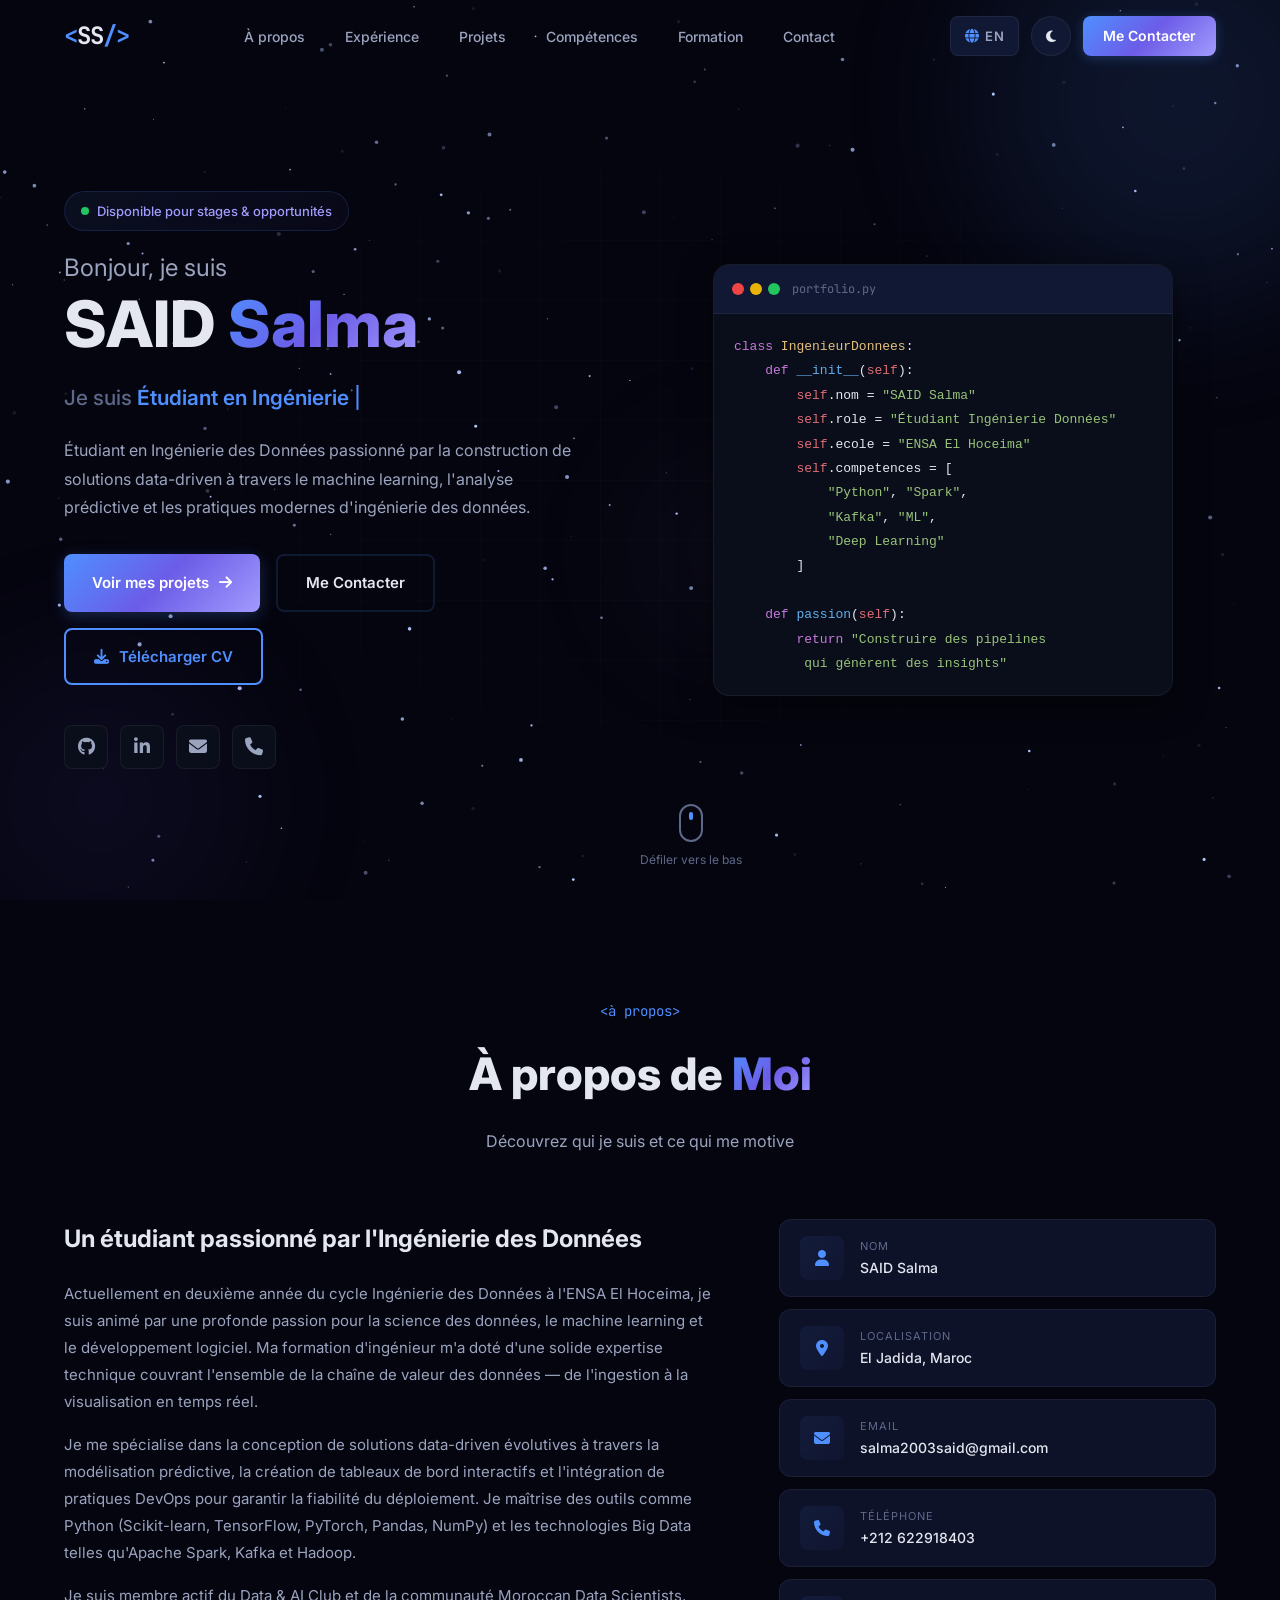
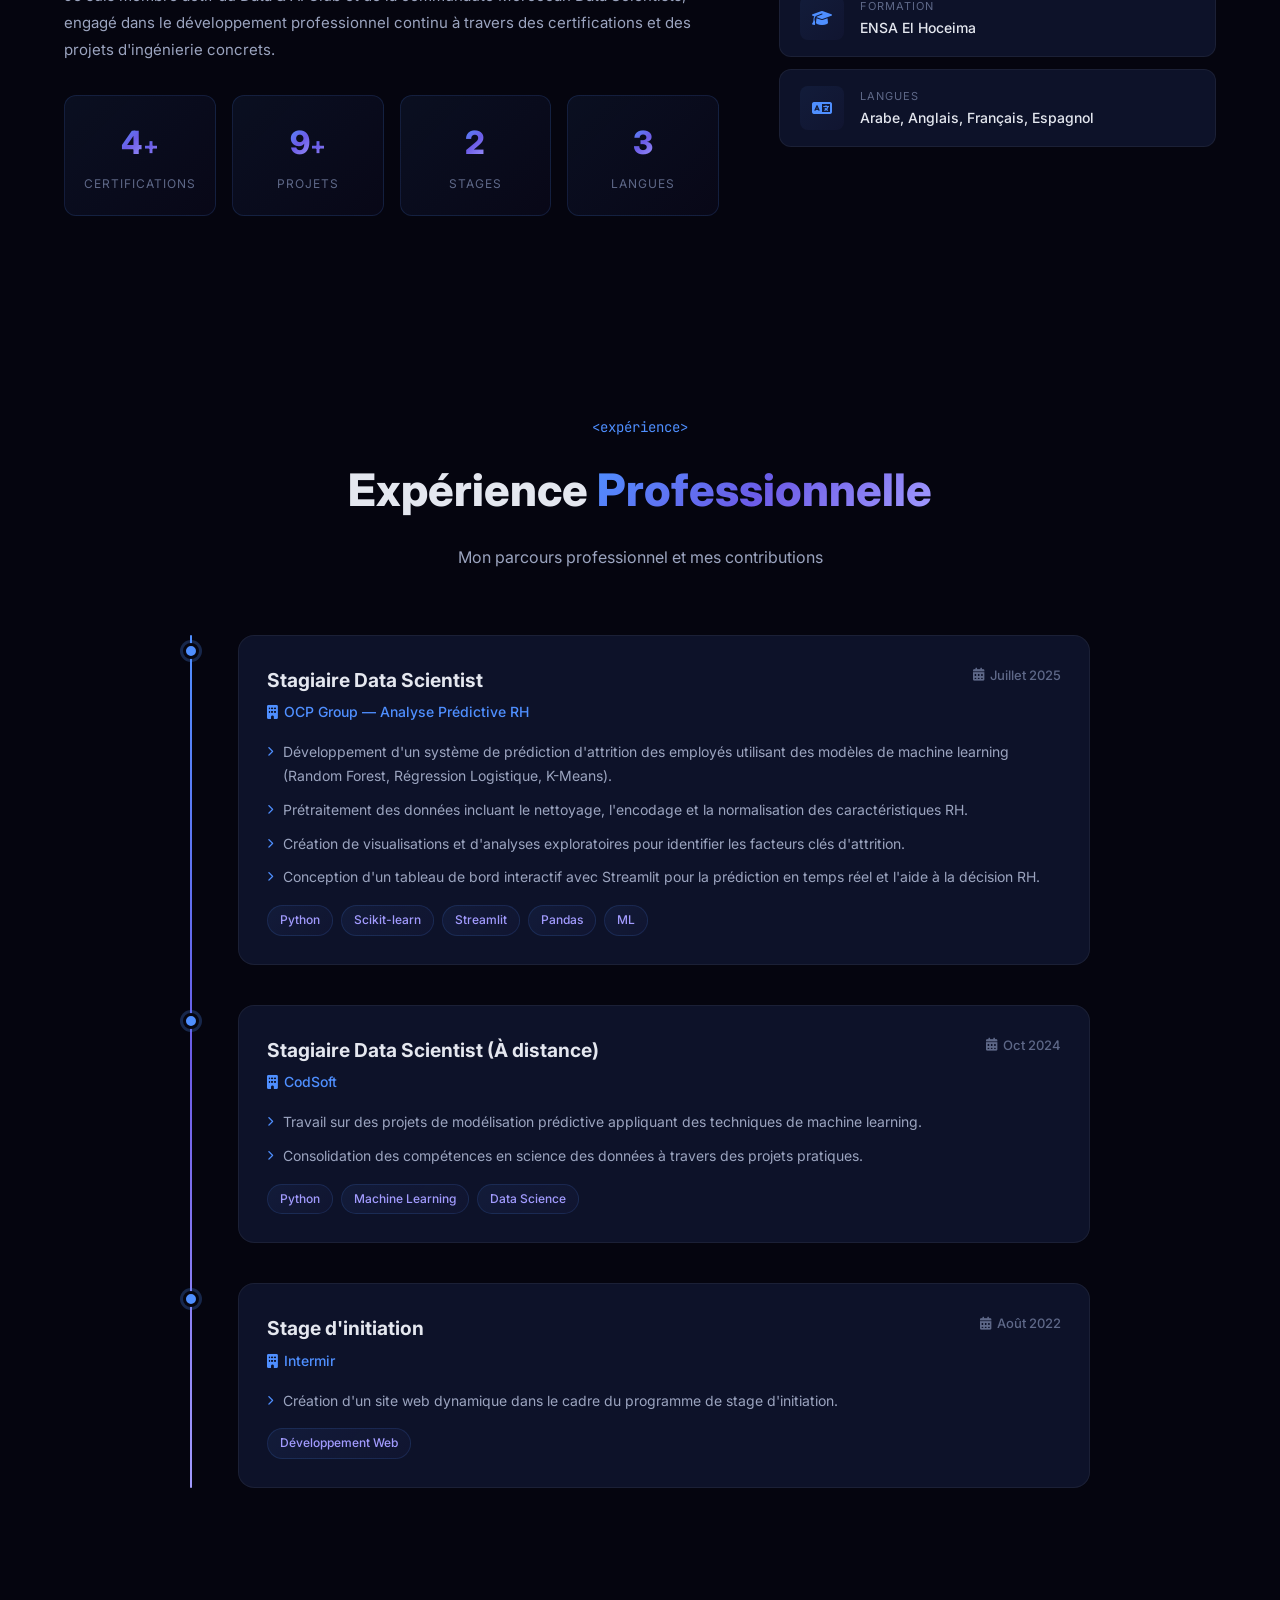
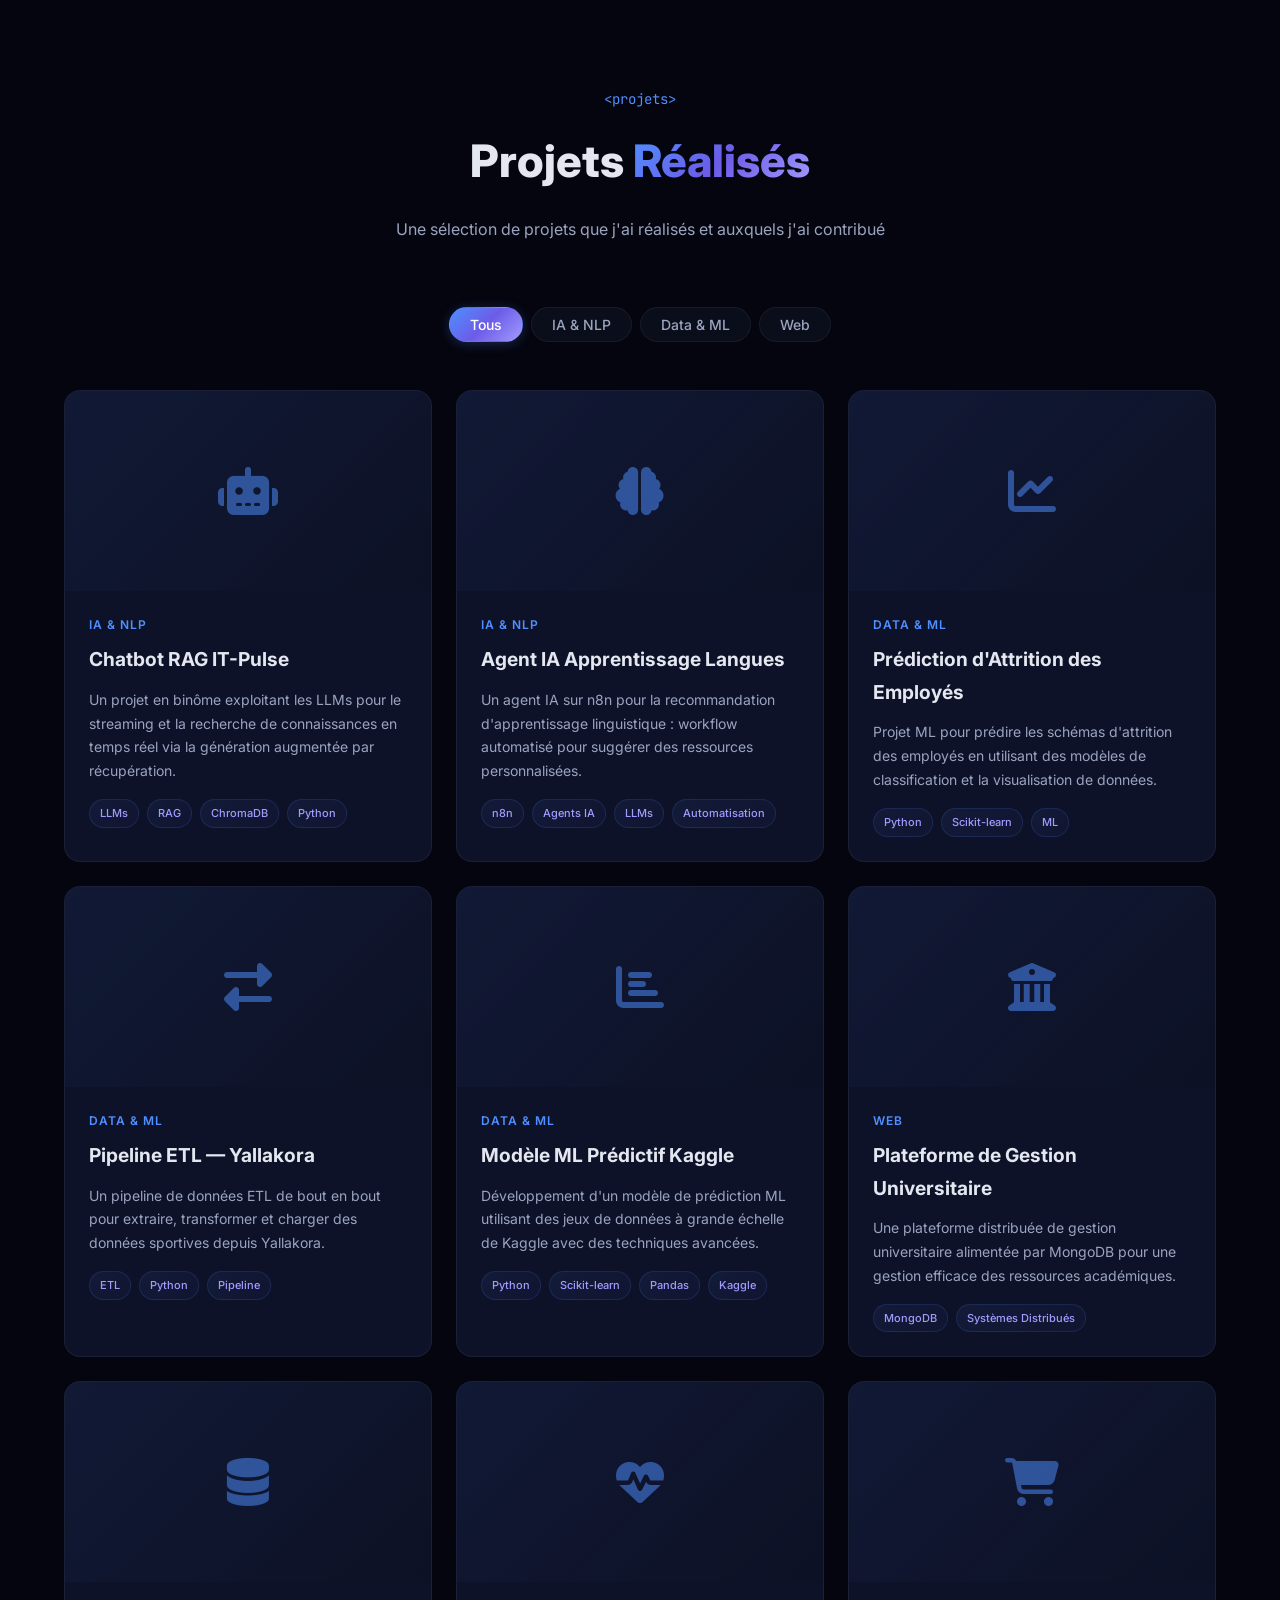
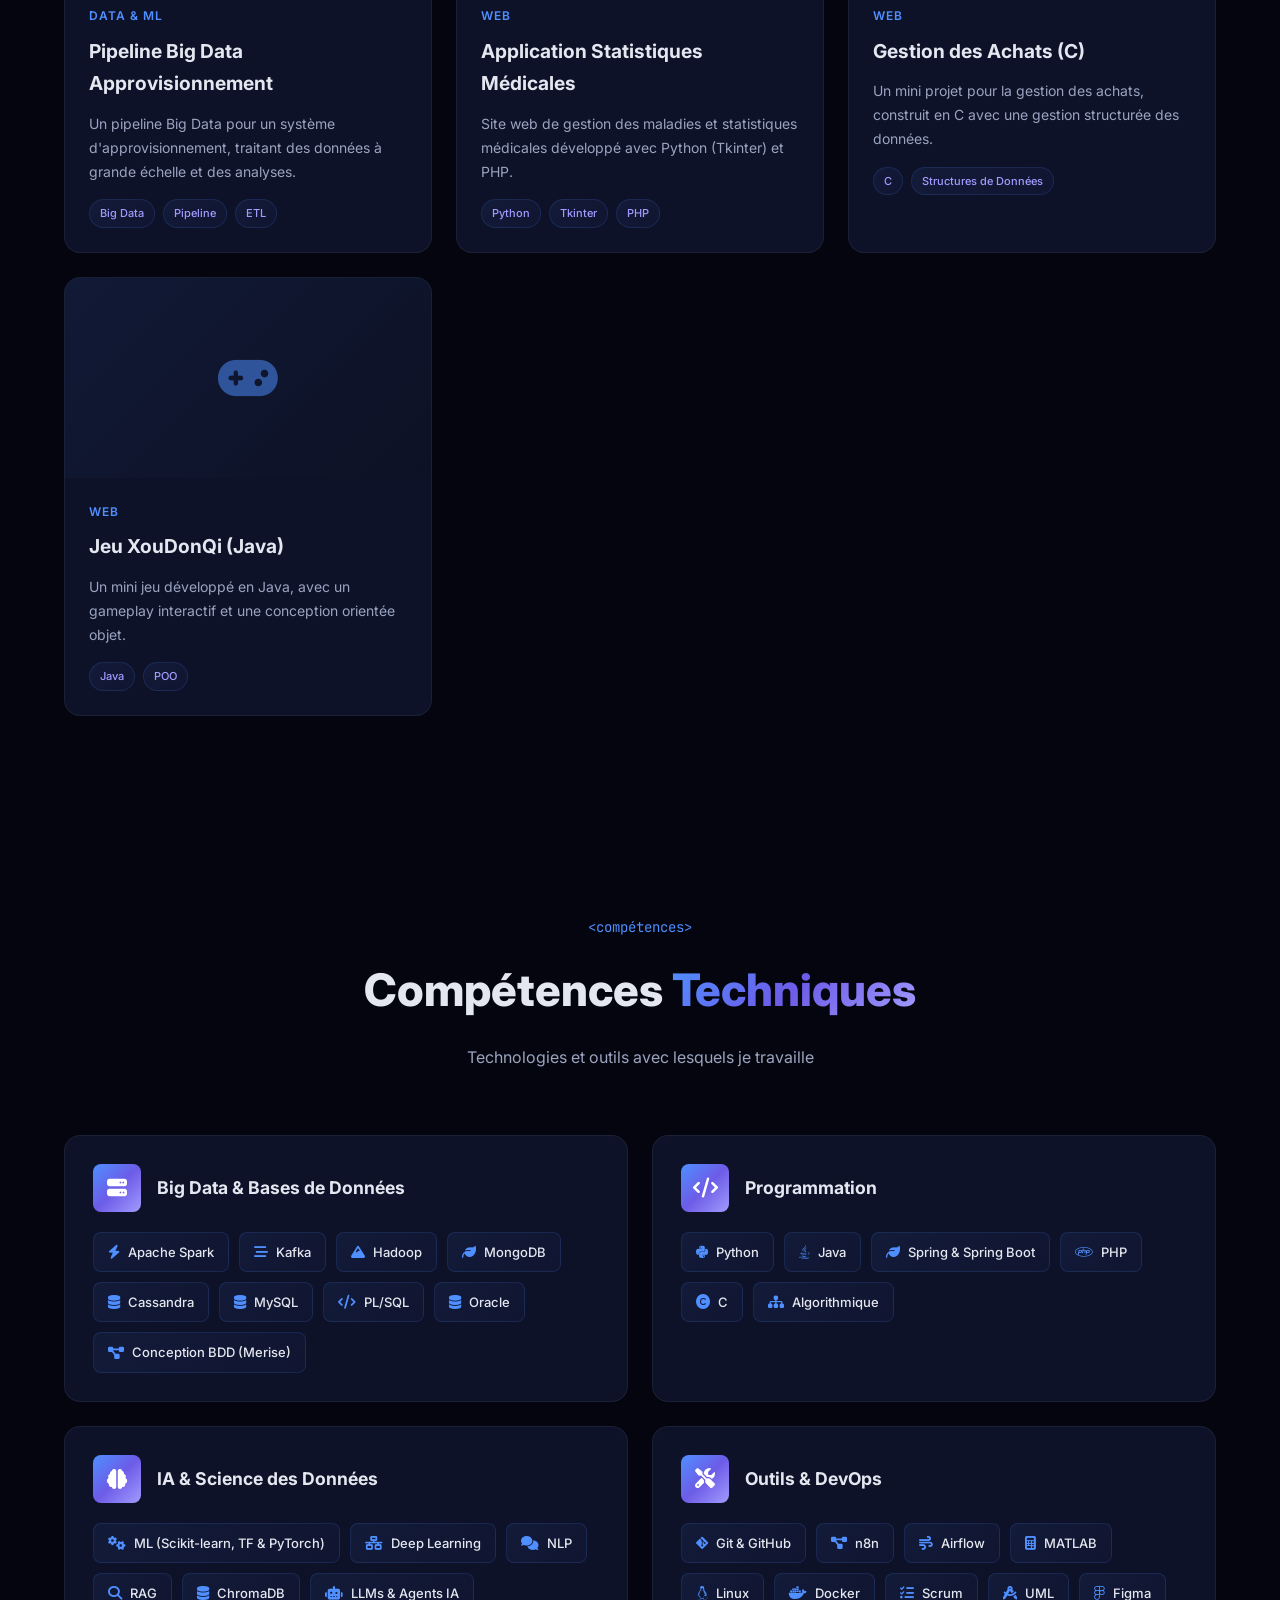
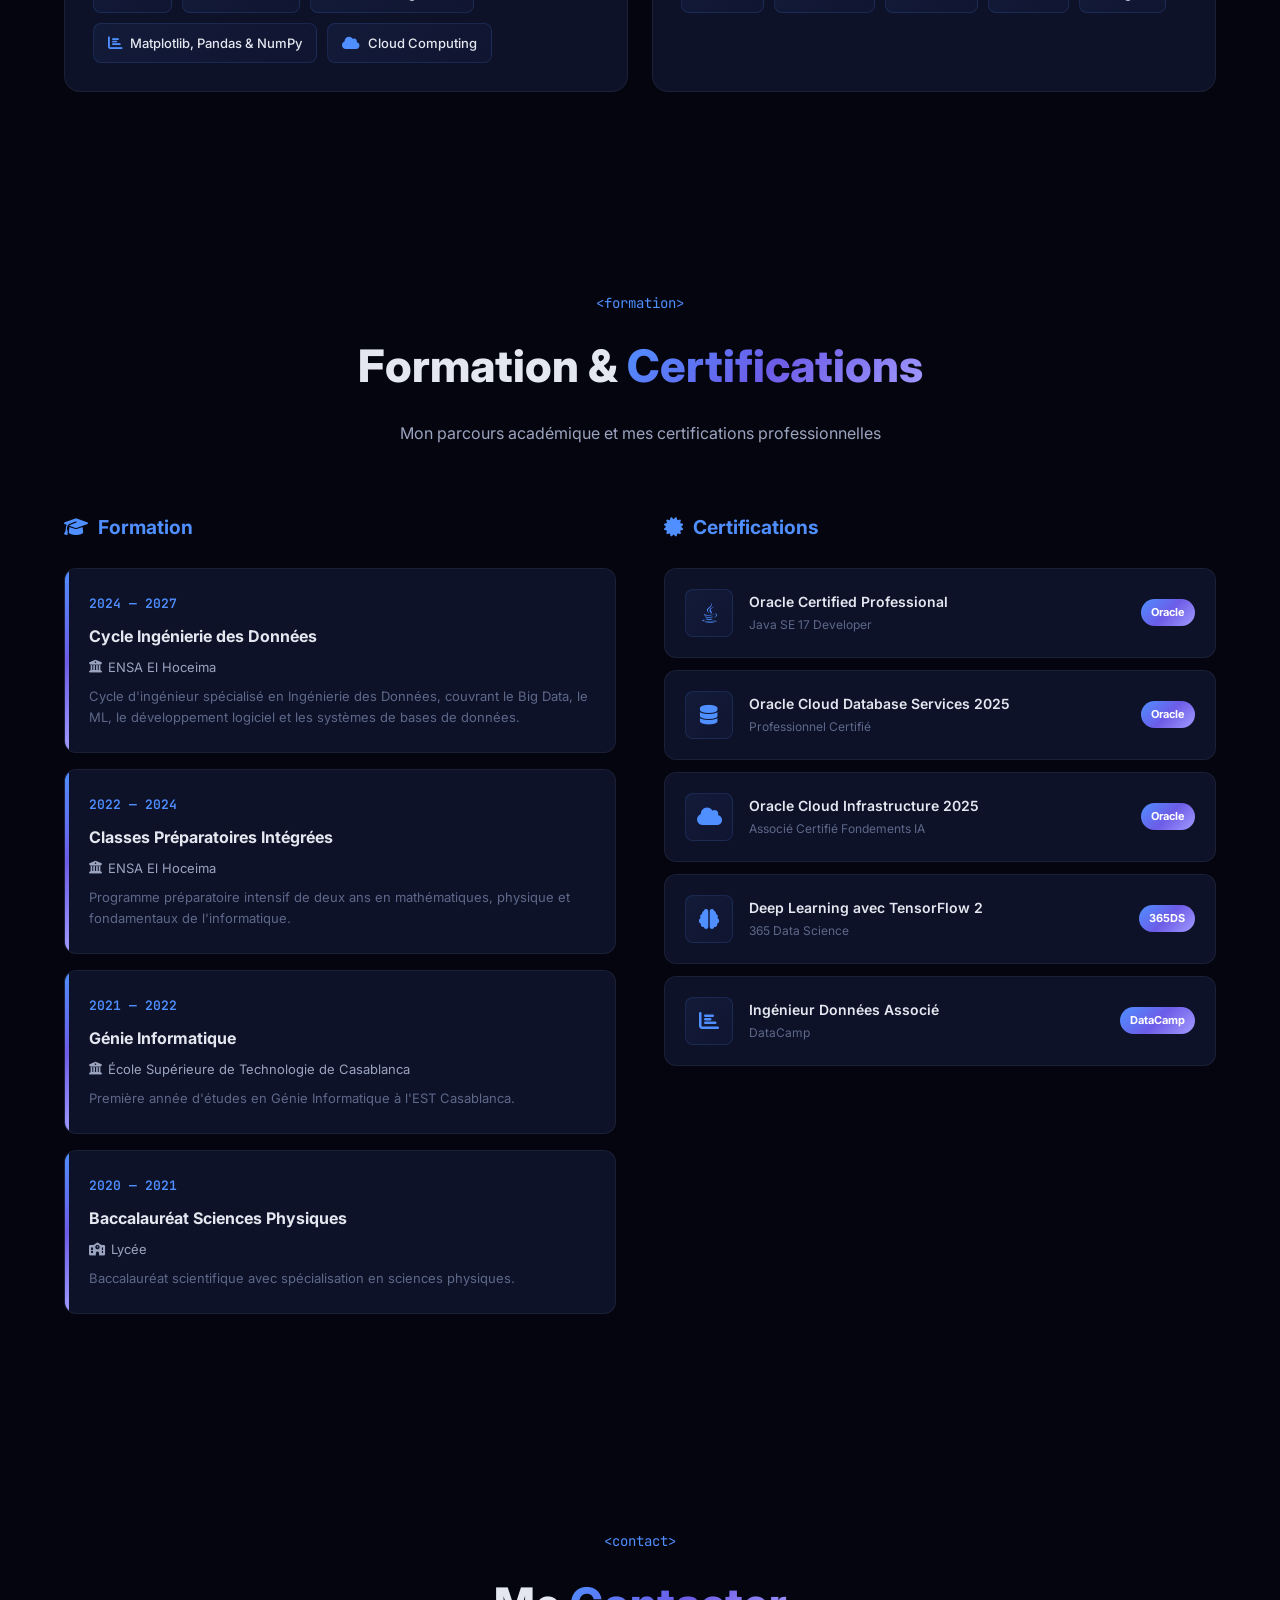
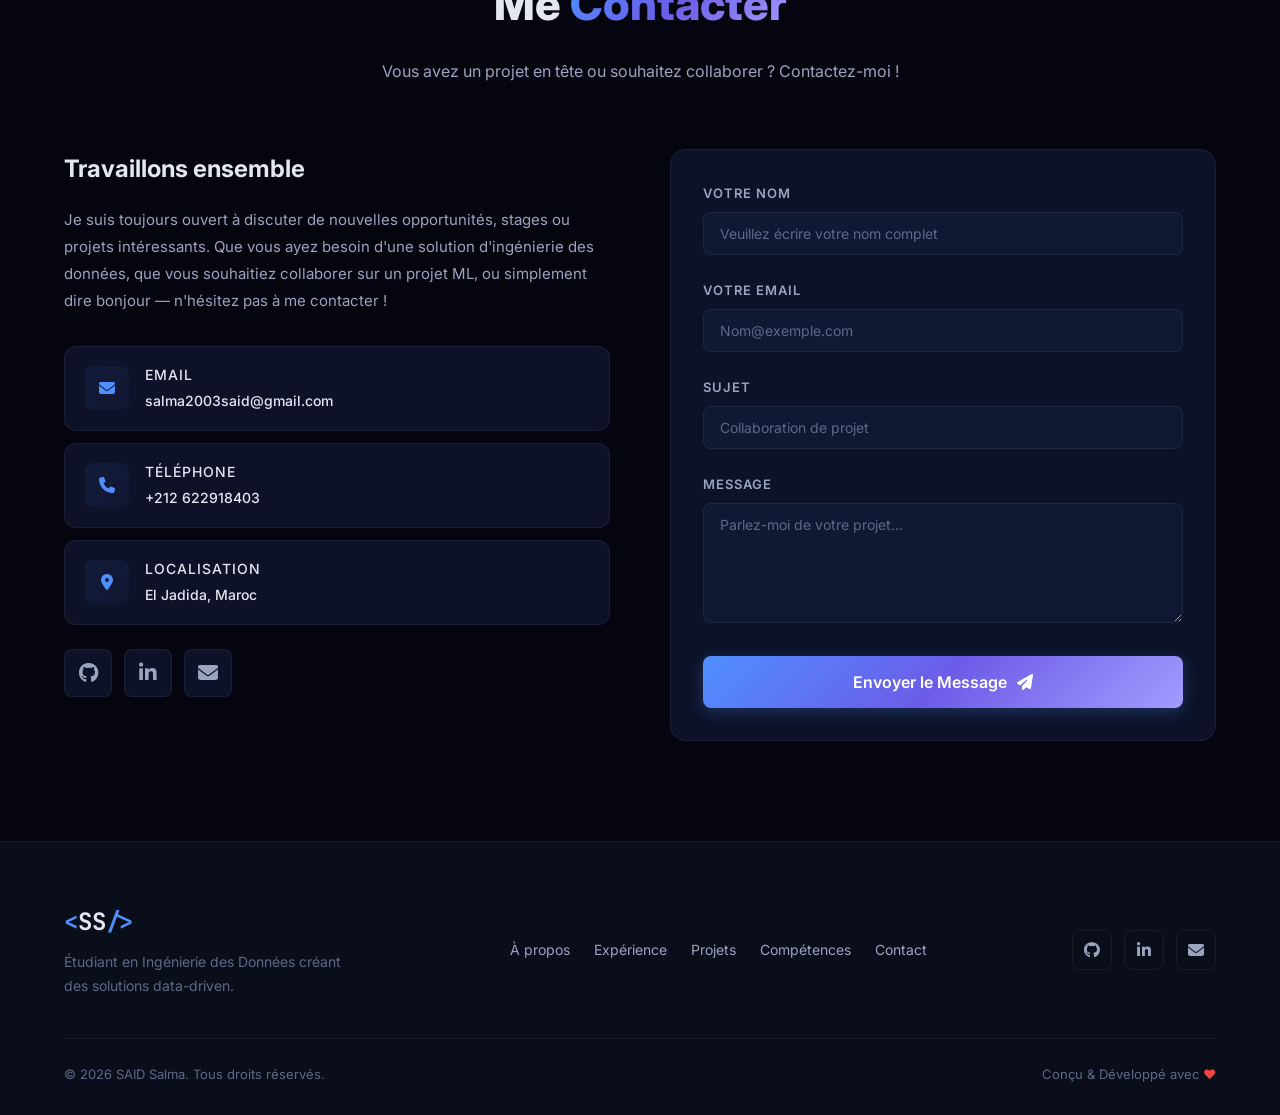
<file: fr.html>
<!DOCTYPE html>
<html lang="fr">
<head>
    <meta charset="UTF-8">
    <meta name="viewport" content="width=device-width, initial-scale=1.0">
    <title>SAID Salma | Étudiant en Ingénierie des Données</title>
    <meta name="description" content="Portfolio de SAID Salma - Étudiant en Ingénierie des Données spécialisé en Machine Learning, Big Data et Analyse Prédictive.">
    <link rel="stylesheet" href="css/style.css">
    <link rel="preconnect" href="https://fonts.googleapis.com">
    <link rel="preconnect" href="https://fonts.gstatic.com" crossorigin>
    <link href="https://fonts.googleapis.com/css2?family=Inter:wght@300;400;500;600;700;800;900&family=JetBrains+Mono:wght@400;500;600&display=swap" rel="stylesheet">
    <link rel="stylesheet" href="https://cdnjs.cloudflare.com/ajax/libs/font-awesome/6.5.1/css/all.min.css">
</head>
<body>
    <!-- ==================== LOADER ==================== -->
    <div id="loader" class="loader">
        <div class="loader-content">
            <div class="loader-spinner"></div>
            <p class="loader-text">Chargement<span class="dots">...</span></p>
        </div>
    </div>

    <!-- ==================== CURSOR ==================== -->
    <div class="cursor-dot" id="cursor-dot"></div>
    <div class="cursor-outline" id="cursor-outline"></div>

    <!-- ==================== STARS CANVAS ==================== -->
    <canvas id="stars-canvas"></canvas>

    <!-- ==================== NAVIGATION ==================== -->
    <nav class="navbar" id="navbar">
        <div class="nav-container">
            <a href="#hero" class="nav-logo">
                <span class="logo-bracket">&lt;</span>SS<span class="logo-bracket">/&gt;</span>
            </a>
            <ul class="nav-menu" id="nav-menu">
                <li><a href="#about" class="nav-link" data-text="À propos">À propos</a></li>
                <li><a href="#experience" class="nav-link" data-text="Expérience">Expérience</a></li>
                <li><a href="#projects" class="nav-link" data-text="Projets">Projets</a></li>
                <li><a href="#skills" class="nav-link" data-text="Compétences">Compétences</a></li>
                <li><a href="#education" class="nav-link" data-text="Formation">Formation</a></li>
                <li><a href="#contact" class="nav-link" data-text="Contact">Contact</a></li>
            </ul>
            <div class="nav-actions">
                <a href="index.html" class="lang-switch" title="English version">
                    <i class="fas fa-globe"></i> EN
                </a>
                <button class="theme-toggle" id="theme-toggle" aria-label="Changer le thème">
                    <i class="fas fa-moon"></i>
                    <i class="fas fa-sun"></i>
                </button>
                <a href="#contact" class="nav-cta">Me Contacter</a>
                <button class="hamburger" id="hamburger" aria-label="Menu">
                    <span></span>
                    <span></span>
                    <span></span>
                </button>
            </div>
        </div>
    </nav>

    <!-- ==================== HERO ==================== -->
    <section id="hero" class="hero">
        <div class="hero-bg-effects">
            <div class="gradient-orb orb-1"></div>
            <div class="gradient-orb orb-2"></div>
            <div class="gradient-orb orb-3"></div>
            <div class="grid-overlay"></div>
        </div>
        <div class="hero-container">
            <div class="hero-content">
                <div class="hero-badge" data-aos="fade-down">
                    <span class="badge-dot"></span>
                    Disponible pour stages & opportunités
                </div>
                <h1 class="hero-title" data-aos="fade-up">
                    <span class="title-line">Bonjour, je suis</span>
                    <span class="title-name">SAID <span class="text-gradient">Salma</span></span>
                </h1>
                <div class="hero-typewriter" data-aos="fade-up" data-aos-delay="200">
                    <span class="typewriter-prefix">Je suis </span>
                    <span class="typewriter-text" id="typewriter"></span>
                    <span class="typewriter-cursor">|</span>
                </div>
                <p class="hero-description" data-aos="fade-up" data-aos-delay="300">
                    Étudiant en Ingénierie des Données passionné par la construction de solutions data-driven 
                    à travers le machine learning, l'analyse prédictive et les pratiques modernes d'ingénierie des données.
                </p>
                <div class="hero-actions" data-aos="fade-up" data-aos-delay="400">
                    <a href="#projects" class="btn btn-primary">
                        <span>Voir mes projets</span>
                        <i class="fas fa-arrow-right"></i>
                    </a>
                    <a href="#contact" class="btn btn-outline">
                        <span>Me Contacter</span>
                    </a>
                    <a href="asset/SAID_Salma_cv_fr.pdf" download class="btn btn-download">
                        <i class="fas fa-download"></i>
                        <span>Télécharger CV</span>
                    </a>
                </div>
                <div class="hero-socials" data-aos="fade-up" data-aos-delay="500">
                    <a href="https://github.com/SALMASAID1" target="_blank" rel="noopener" class="social-link" aria-label="GitHub">
                        <i class="fab fa-github"></i>
                    </a>
                    <a href="https://www.linkedin.com/in/salma-said-7737b9296/" target="_blank" rel="noopener" class="social-link" aria-label="LinkedIn">
                        <i class="fab fa-linkedin-in"></i>
                    </a>
                    <a href="mailto:salma2003said@gmail.com" class="social-link" aria-label="Email">
                        <i class="fas fa-envelope"></i>
                    </a>
                    <a href="tel:+212622918403" class="social-link" aria-label="Téléphone">
                        <i class="fas fa-phone"></i>
                    </a>
                </div>
            </div>
            <div class="hero-visual" data-aos="fade-left" data-aos-delay="300">
                <div class="hero-card">
                    <div class="card-header">
                        <div class="card-dots">
                            <span class="dot red"></span>
                            <span class="dot yellow"></span>
                            <span class="dot green"></span>
                        </div>
                        <span class="card-title">portfolio.py</span>
                    </div>
                    <div class="card-body">
                        <pre><code><span class="code-keyword">class</span> <span class="code-class">IngenieurDonnees</span>:
    <span class="code-keyword">def</span> <span class="code-func">__init__</span>(<span class="code-param">self</span>):
        <span class="code-param">self</span>.nom = <span class="code-string">"SAID Salma"</span>
        <span class="code-param">self</span>.role = <span class="code-string">"Étudiant Ingénierie Données"</span>
        <span class="code-param">self</span>.ecole = <span class="code-string">"ENSA El Hoceima"</span>
        <span class="code-param">self</span>.competences = [
            <span class="code-string">"Python"</span>, <span class="code-string">"Spark"</span>,
            <span class="code-string">"Kafka"</span>, <span class="code-string">"ML"</span>,
            <span class="code-string">"Deep Learning"</span>
        ]

    <span class="code-keyword">def</span> <span class="code-func">passion</span>(<span class="code-param">self</span>):
        <span class="code-keyword">return</span> <span class="code-string">"Construire des pipelines<br>         qui génèrent des insights"</span></code></pre>
                    </div>
                </div>
            </div>
        </div>
        <div class="scroll-indicator" data-aos="fade-up" data-aos-delay="600">
            <div class="mouse">
                <div class="wheel"></div>
            </div>
            <span>Défiler vers le bas</span>
        </div>
    </section>

    <!-- ==================== À PROPOS ==================== -->
    <section id="about" class="section about">
        <div class="container">
            <div class="section-header" data-aos="fade-up">
                <span class="section-tag">&lt;à propos&gt;</span>
                <h2 class="section-title">À propos de <span class="text-gradient">Moi</span></h2>
                <p class="section-subtitle">Découvrez qui je suis et ce qui me motive</p>
            </div>
            <div class="about-grid">
                <div class="about-content" data-aos="fade-right">
                    <h3>Un étudiant passionné par l'Ingénierie des Données</h3>
                    <p>
                        Actuellement en deuxième année du cycle Ingénierie des Données à l'ENSA El Hoceima, 
                        je suis animé par une profonde passion pour la science des données, le machine learning 
                        et le développement logiciel. Ma formation d'ingénieur m'a doté d'une solide expertise 
                        technique couvrant l'ensemble de la chaîne de valeur des données — de l'ingestion 
                        à la visualisation en temps réel.
                    </p>
                    <p>
                        Je me spécialise dans la conception de solutions data-driven évolutives à travers la modélisation 
                        prédictive, la création de tableaux de bord interactifs et l'intégration de pratiques DevOps 
                        pour garantir la fiabilité du déploiement. Je maîtrise des outils comme Python (Scikit-learn, 
                        TensorFlow, PyTorch, Pandas, NumPy) et les technologies Big Data telles qu'Apache Spark, 
                        Kafka et Hadoop.
                    </p>
                    <p>
                        Je suis membre actif du Data & AI Club et de la communauté Moroccan Data Scientists, 
                        engagé dans le développement professionnel continu à travers des certifications et des 
                        projets d'ingénierie concrets.
                    </p>
                    <div class="about-stats">
                        <div class="stat-card" data-aos="fade-up" data-aos-delay="100">
                            <span class="stat-number" data-count="5">0</span><span class="stat-plus">+</span>
                            <span class="stat-label">Certifications</span>
                        </div>
                        <div class="stat-card" data-aos="fade-up" data-aos-delay="200">
                            <span class="stat-number" data-count="10">0</span><span class="stat-plus">+</span>
                            <span class="stat-label">Projets</span>
                        </div>
                        <div class="stat-card" data-aos="fade-up" data-aos-delay="300">
                            <span class="stat-number" data-count="3">0</span>
                            <span class="stat-label">Stages</span>
                        </div>
                        <div class="stat-card" data-aos="fade-up" data-aos-delay="400">
                            <span class="stat-number" data-count="4">0</span>
                            <span class="stat-label">Langues</span>
                        </div>
                    </div>
                </div>
                <div class="about-details" data-aos="fade-left">
                    <div class="detail-card">
                        <div class="detail-icon"><i class="fas fa-user"></i></div>
                        <div class="detail-info">
                            <span class="detail-label">Nom</span>
                            <span class="detail-value">SAID Salma</span>
                        </div>
                    </div>
                    <div class="detail-card">
                        <div class="detail-icon"><i class="fas fa-map-marker-alt"></i></div>
                        <div class="detail-info">
                            <span class="detail-label">Localisation</span>
                            <span class="detail-value">El Jadida, Maroc</span>
                        </div>
                    </div>
                    <div class="detail-card">
                        <div class="detail-icon"><i class="fas fa-envelope"></i></div>
                        <div class="detail-info">
                            <span class="detail-label">Email</span>
                            <span class="detail-value">salma2003said@gmail.com</span>
                        </div>
                    </div>
                    <div class="detail-card">
                        <div class="detail-icon"><i class="fas fa-phone"></i></div>
                        <div class="detail-info">
                            <span class="detail-label">Téléphone</span>
                            <span class="detail-value">+212 622918403</span>
                        </div>
                    </div>
                    <div class="detail-card">
                        <div class="detail-icon"><i class="fas fa-graduation-cap"></i></div>
                        <div class="detail-info">
                            <span class="detail-label">Formation</span>
                            <span class="detail-value">ENSA El Hoceima</span>
                        </div>
                    </div>
                    <div class="detail-card">
                        <div class="detail-icon"><i class="fas fa-language"></i></div>
                        <div class="detail-info">
                            <span class="detail-label">Langues</span>
                            <span class="detail-value">Arabe, Anglais, Français, Espagnol</span>
                        </div>
                    </div>
                </div>
            </div>
        </div>
    </section>

    <!-- ==================== EXPÉRIENCE ==================== -->
    <section id="experience" class="section experience">
        <div class="container">
            <div class="section-header" data-aos="fade-up">
                <span class="section-tag">&lt;expérience&gt;</span>
                <h2 class="section-title">Expérience <span class="text-gradient">Professionnelle</span></h2>
                <p class="section-subtitle">Mon parcours professionnel et mes contributions</p>
            </div>
            <div class="timeline">
                <div class="timeline-item" data-aos="fade-up">
                    <div class="timeline-marker"><div class="marker-dot"></div></div>
                    <div class="timeline-content">
                        <div class="timeline-header">
                            <div class="timeline-title-group">
                                <h3>Stagiaire Data Scientist</h3>
                                <span class="timeline-company">
                                    <i class="fas fa-building"></i> OCP Group — Analyse Prédictive RH
                                </span>
                            </div>
                            <span class="timeline-date">
                                <i class="fas fa-calendar-alt"></i> Juillet 2025
                            </span>
                        </div>
                        <ul class="timeline-details">
                            <li><i class="fas fa-chevron-right"></i>Développement d'un système de prédiction d'attrition des employés utilisant des modèles de machine learning (Random Forest, Régression Logistique, K-Means).</li>
                            <li><i class="fas fa-chevron-right"></i>Prétraitement des données incluant le nettoyage, l'encodage et la normalisation des caractéristiques RH.</li>
                            <li><i class="fas fa-chevron-right"></i>Création de visualisations et d'analyses exploratoires pour identifier les facteurs clés d'attrition.</li>
                            <li><i class="fas fa-chevron-right"></i>Conception d'un tableau de bord interactif avec Streamlit pour la prédiction en temps réel et l'aide à la décision RH.</li>
                        </ul>
                        <div class="timeline-tags">
                            <span class="tag">Python</span><span class="tag">Scikit-learn</span><span class="tag">Streamlit</span><span class="tag">Pandas</span><span class="tag">ML</span>
                        </div>
                    </div>
                </div>
                <div class="timeline-item" data-aos="fade-up" data-aos-delay="200">
                    <div class="timeline-marker"><div class="marker-dot"></div></div>
                    <div class="timeline-content">
                        <div class="timeline-header">
                            <div class="timeline-title-group">
                                <h3>Stagiaire Data Scientist (À distance)</h3>
                                <span class="timeline-company"><i class="fas fa-building"></i> CodSoft</span>
                            </div>
                            <span class="timeline-date"><i class="fas fa-calendar-alt"></i> Oct 2024</span>
                        </div>
                        <ul class="timeline-details">
                            <li><i class="fas fa-chevron-right"></i>Travail sur des projets de modélisation prédictive appliquant des techniques de machine learning.</li>
                            <li><i class="fas fa-chevron-right"></i>Consolidation des compétences en science des données à travers des projets pratiques.</li>
                        </ul>
                        <div class="timeline-tags">
                            <span class="tag">Python</span><span class="tag">Machine Learning</span><span class="tag">Data Science</span>
                        </div>
                    </div>
                </div>
                <div class="timeline-item" data-aos="fade-up" data-aos-delay="400">
                    <div class="timeline-marker"><div class="marker-dot"></div></div>
                    <div class="timeline-content">
                        <div class="timeline-header">
                            <div class="timeline-title-group">
                                <h3>Stage d'initiation</h3>
                                <span class="timeline-company"><i class="fas fa-building"></i> Intermir</span>
                            </div>
                            <span class="timeline-date"><i class="fas fa-calendar-alt"></i> Août 2022</span>
                        </div>
                        <ul class="timeline-details">
                            <li><i class="fas fa-chevron-right"></i>Création d'un site web dynamique dans le cadre du programme de stage d'initiation.</li>
                        </ul>
                        <div class="timeline-tags"><span class="tag">Développement Web</span></div>
                    </div>
                </div>
            </div>
        </div>
    </section>

    <!-- ==================== PROJETS ==================== -->
    <section id="projects" class="section projects">
        <div class="container">
            <div class="section-header" data-aos="fade-up">
                <span class="section-tag">&lt;projets&gt;</span>
                <h2 class="section-title">Projets <span class="text-gradient">Réalisés</span></h2>
                <p class="section-subtitle">Une sélection de projets que j'ai réalisés et auxquels j'ai contribué</p>
            </div>
            <div class="projects-filter" data-aos="fade-up">
                <button class="filter-btn active" data-filter="all">Tous</button>
                <button class="filter-btn" data-filter="ai">IA & NLP</button>
                <button class="filter-btn" data-filter="data">Data & ML</button>
                <button class="filter-btn" data-filter="web">Web</button>
            </div>
            <div class="projects-grid">
                <div class="project-card" data-category="ai" data-aos="fade-up">
                    <div class="project-image"><div class="project-placeholder"><i class="fas fa-robot"></i></div><div class="project-overlay"><div class="project-links"><a href="#" class="project-link"><i class="fas fa-external-link-alt"></i></a><a href="#" class="project-link"><i class="fab fa-github"></i></a></div></div></div>
                    <div class="project-info"><div class="project-category">IA & NLP</div><h3 class="project-title">Chatbot RAG IT-Pulse</h3><p class="project-description">Un projet en binôme exploitant les LLMs pour le streaming et la recherche de connaissances en temps réel via la génération augmentée par récupération.</p><div class="project-tech"><span>LLMs</span><span>RAG</span><span>ChromaDB</span><span>Python</span></div></div>
                </div>
                <div class="project-card" data-category="ai" data-aos="fade-up" data-aos-delay="100">
                    <div class="project-image"><div class="project-placeholder"><i class="fas fa-brain"></i></div><div class="project-overlay"><div class="project-links"><a href="#" class="project-link"><i class="fas fa-external-link-alt"></i></a><a href="#" class="project-link"><i class="fab fa-github"></i></a></div></div></div>
                    <div class="project-info"><div class="project-category">IA & NLP</div><h3 class="project-title">Agent IA Apprentissage Langues</h3><p class="project-description">Un agent IA sur n8n pour la recommandation d'apprentissage linguistique : workflow automatisé pour suggérer des ressources personnalisées.</p><div class="project-tech"><span>n8n</span><span>Agents IA</span><span>LLMs</span><span>Automatisation</span></div></div>
                </div>
                <div class="project-card" data-category="data" data-aos="fade-up" data-aos-delay="200">
                    <div class="project-image"><div class="project-placeholder"><i class="fas fa-chart-line"></i></div><div class="project-overlay"><div class="project-links"><a href="#" class="project-link"><i class="fas fa-external-link-alt"></i></a><a href="#" class="project-link"><i class="fab fa-github"></i></a></div></div></div>
                    <div class="project-info"><div class="project-category">Data & ML</div><h3 class="project-title">Prédiction d'Attrition des Employés</h3><p class="project-description">Projet ML pour prédire les schémas d'attrition des employés en utilisant des modèles de classification et la visualisation de données.</p><div class="project-tech"><span>Python</span><span>Scikit-learn</span><span>ML</span></div></div>
                </div>
                <div class="project-card" data-category="data" data-aos="fade-up" data-aos-delay="300">
                    <div class="project-image"><div class="project-placeholder"><i class="fas fa-exchange-alt"></i></div><div class="project-overlay"><div class="project-links"><a href="#" class="project-link"><i class="fas fa-external-link-alt"></i></a><a href="#" class="project-link"><i class="fab fa-github"></i></a></div></div></div>
                    <div class="project-info"><div class="project-category">Data & ML</div><h3 class="project-title">Pipeline ETL — Yallakora</h3><p class="project-description">Un pipeline de données ETL de bout en bout pour extraire, transformer et charger des données sportives depuis Yallakora.</p><div class="project-tech"><span>ETL</span><span>Python</span><span>Pipeline</span></div></div>
                </div>
                <div class="project-card" data-category="data" data-aos="fade-up">
                    <div class="project-image"><div class="project-placeholder"><i class="fas fa-chart-bar"></i></div><div class="project-overlay"><div class="project-links"><a href="#" class="project-link"><i class="fas fa-external-link-alt"></i></a><a href="#" class="project-link"><i class="fab fa-github"></i></a></div></div></div>
                    <div class="project-info"><div class="project-category">Data & ML</div><h3 class="project-title">Modèle ML Prédictif Kaggle</h3><p class="project-description">Développement d'un modèle de prédiction ML utilisant des jeux de données à grande échelle de Kaggle avec des techniques avancées.</p><div class="project-tech"><span>Python</span><span>Scikit-learn</span><span>Pandas</span><span>Kaggle</span></div></div>
                </div>
                <div class="project-card" data-category="web" data-aos="fade-up" data-aos-delay="100">
                    <div class="project-image"><div class="project-placeholder"><i class="fas fa-university"></i></div><div class="project-overlay"><div class="project-links"><a href="#" class="project-link"><i class="fas fa-external-link-alt"></i></a><a href="#" class="project-link"><i class="fab fa-github"></i></a></div></div></div>
                    <div class="project-info"><div class="project-category">Web</div><h3 class="project-title">Plateforme de Gestion Universitaire</h3><p class="project-description">Une plateforme distribuée de gestion universitaire alimentée par MongoDB pour une gestion efficace des ressources académiques.</p><div class="project-tech"><span>MongoDB</span><span>Systèmes Distribués</span></div></div>
                </div>
                <div class="project-card" data-category="data" data-aos="fade-up" data-aos-delay="200">
                    <div class="project-image"><div class="project-placeholder"><i class="fas fa-database"></i></div><div class="project-overlay"><div class="project-links"><a href="#" class="project-link"><i class="fas fa-external-link-alt"></i></a><a href="#" class="project-link"><i class="fab fa-github"></i></a></div></div></div>
                    <div class="project-info"><div class="project-category">Data & ML</div><h3 class="project-title">Pipeline Big Data Approvisionnement</h3><p class="project-description">Un pipeline Big Data pour un système d'approvisionnement, traitant des données à grande échelle et des analyses.</p><div class="project-tech"><span>Big Data</span><span>Pipeline</span><span>ETL</span></div></div>
                </div>
                <div class="project-card" data-category="web" data-aos="fade-up" data-aos-delay="300">
                    <div class="project-image"><div class="project-placeholder"><i class="fas fa-heartbeat"></i></div><div class="project-overlay"><div class="project-links"><a href="#" class="project-link"><i class="fas fa-external-link-alt"></i></a><a href="#" class="project-link"><i class="fab fa-github"></i></a></div></div></div>
                    <div class="project-info"><div class="project-category">Web</div><h3 class="project-title">Application Statistiques Médicales</h3><p class="project-description">Site web de gestion des maladies et statistiques médicales développé avec Python (Tkinter) et PHP.</p><div class="project-tech"><span>Python</span><span>Tkinter</span><span>PHP</span></div></div>
                </div>
                <div class="project-card" data-category="web" data-aos="fade-up">
                    <div class="project-image"><div class="project-placeholder"><i class="fas fa-shopping-cart"></i></div><div class="project-overlay"><div class="project-links"><a href="#" class="project-link"><i class="fas fa-external-link-alt"></i></a><a href="#" class="project-link"><i class="fab fa-github"></i></a></div></div></div>
                    <div class="project-info"><div class="project-category">Web</div><h3 class="project-title">Gestion des Achats (C)</h3><p class="project-description">Un mini projet pour la gestion des achats, construit en C avec une gestion structurée des données.</p><div class="project-tech"><span>C</span><span>Structures de Données</span></div></div>
                </div>
                <div class="project-card" data-category="web" data-aos="fade-up" data-aos-delay="100">
                    <div class="project-image"><div class="project-placeholder"><i class="fas fa-gamepad"></i></div><div class="project-overlay"><div class="project-links"><a href="#" class="project-link"><i class="fas fa-external-link-alt"></i></a><a href="#" class="project-link"><i class="fab fa-github"></i></a></div></div></div>
                    <div class="project-info"><div class="project-category">Web</div><h3 class="project-title">Jeu XouDonQi (Java)</h3><p class="project-description">Un mini jeu développé en Java, avec un gameplay interactif et une conception orientée objet.</p><div class="project-tech"><span>Java</span><span>POO</span></div></div>
                </div>
            </div>
        </div>
    </section>

    <!-- ==================== COMPÉTENCES ==================== -->
    <section id="skills" class="section skills">
        <div class="container">
            <div class="section-header" data-aos="fade-up">
                <span class="section-tag">&lt;compétences&gt;</span>
                <h2 class="section-title">Compétences <span class="text-gradient">Techniques</span></h2>
                <p class="section-subtitle">Technologies et outils avec lesquels je travaille</p>
            </div>
            <div class="skills-grid">
                <div class="skill-category" data-aos="fade-up">
                    <div class="skill-category-header"><div class="skill-icon"><i class="fas fa-server"></i></div><h3>Big Data & Bases de Données</h3></div>
                    <div class="skill-tags">
                        <div class="skill-tag"><i class="fas fa-bolt"></i><span>Apache Spark</span></div>
                        <div class="skill-tag"><i class="fas fa-stream"></i><span>Kafka</span></div>
                        <div class="skill-tag"><i class="fas fa-mountain"></i><span>Hadoop</span></div>
                        <div class="skill-tag"><i class="fas fa-leaf"></i><span>MongoDB</span></div>
                        <div class="skill-tag"><i class="fas fa-database"></i><span>Cassandra</span></div>
                        <div class="skill-tag"><i class="fas fa-database"></i><span>MySQL</span></div>
                        <div class="skill-tag"><i class="fas fa-code"></i><span>PL/SQL</span></div>
                        <div class="skill-tag"><i class="fas fa-database"></i><span>Oracle</span></div>
                        <div class="skill-tag"><i class="fas fa-project-diagram"></i><span>Conception BDD (Merise)</span></div>
                    </div>
                </div>
                <div class="skill-category" data-aos="fade-up" data-aos-delay="100">
                    <div class="skill-category-header"><div class="skill-icon"><i class="fas fa-code"></i></div><h3>Programmation</h3></div>
                    <div class="skill-tags">
                        <div class="skill-tag"><i class="fab fa-python"></i><span>Python</span></div>
                        <div class="skill-tag"><i class="fab fa-java"></i><span>Java</span></div>
                        <div class="skill-tag"><i class="fas fa-leaf"></i><span>Spring & Spring Boot</span></div>
                        <div class="skill-tag"><i class="fab fa-php"></i><span>PHP</span></div>
                        <div class="skill-tag"><i class="fas fa-copyright"></i><span>C</span></div>
                        <div class="skill-tag"><i class="fas fa-sitemap"></i><span>Algorithmique</span></div>
                    </div>
                </div>
                <div class="skill-category" data-aos="fade-up" data-aos-delay="200">
                    <div class="skill-category-header"><div class="skill-icon"><i class="fas fa-brain"></i></div><h3>IA & Science des Données</h3></div>
                    <div class="skill-tags">
                        <div class="skill-tag"><i class="fas fa-cogs"></i><span>ML (Scikit-learn, TF & PyTorch)</span></div>
                        <div class="skill-tag"><i class="fas fa-network-wired"></i><span>Deep Learning</span></div>
                        <div class="skill-tag"><i class="fas fa-comments"></i><span>NLP</span></div>
                        <div class="skill-tag"><i class="fas fa-search"></i><span>RAG</span></div>
                        <div class="skill-tag"><i class="fas fa-database"></i><span>ChromaDB</span></div>
                        <div class="skill-tag"><i class="fas fa-robot"></i><span>LLMs & Agents IA</span></div>
                        <div class="skill-tag"><i class="fas fa-chart-bar"></i><span>Matplotlib, Pandas & NumPy</span></div>
                        <div class="skill-tag"><i class="fas fa-cloud"></i><span>Cloud Computing</span></div>
                    </div>
                </div>
                <div class="skill-category" data-aos="fade-up" data-aos-delay="300">
                    <div class="skill-category-header"><div class="skill-icon"><i class="fas fa-tools"></i></div><h3>Outils & DevOps</h3></div>
                    <div class="skill-tags">
                        <div class="skill-tag"><i class="fab fa-git-alt"></i><span>Git & GitHub</span></div>
                        <div class="skill-tag"><i class="fas fa-project-diagram"></i><span>n8n</span></div>
                        <div class="skill-tag"><i class="fas fa-wind"></i><span>Airflow</span></div>
                        <div class="skill-tag"><i class="fas fa-calculator"></i><span>MATLAB</span></div>
                        <div class="skill-tag"><i class="fab fa-linux"></i><span>Linux</span></div>
                        <div class="skill-tag"><i class="fab fa-docker"></i><span>Docker</span></div>
                        <div class="skill-tag"><i class="fas fa-tasks"></i><span>Scrum</span></div>
                        <div class="skill-tag"><i class="fas fa-drafting-compass"></i><span>UML</span></div>
                        <div class="skill-tag"><i class="fab fa-figma"></i><span>Figma</span></div>
                    </div>
                </div>
            </div>
        </div>
    </section>

    <!-- ==================== FORMATION ==================== -->
    <section id="education" class="section education">
        <div class="container">
            <div class="section-header" data-aos="fade-up">
                <span class="section-tag">&lt;formation&gt;</span>
                <h2 class="section-title">Formation & <span class="text-gradient">Certifications</span></h2>
                <p class="section-subtitle">Mon parcours académique et mes certifications professionnelles</p>
            </div>
            <div class="education-grid">
                <div class="education-column" data-aos="fade-right">
                    <h3 class="column-title"><i class="fas fa-graduation-cap"></i> Formation</h3>
                    <div class="edu-card"><div class="edu-year">2024 — 2027</div><h4>Cycle Ingénierie des Données</h4><p class="edu-school"><i class="fas fa-university"></i> ENSA El Hoceima</p><p class="edu-description">Cycle d'ingénieur spécialisé en Ingénierie des Données, couvrant le Big Data, le ML, le développement logiciel et les systèmes de bases de données.</p></div>
                    <div class="edu-card"><div class="edu-year">2022 — 2024</div><h4>Classes Préparatoires Intégrées</h4><p class="edu-school"><i class="fas fa-university"></i> ENSA El Hoceima</p><p class="edu-description">Programme préparatoire intensif de deux ans en mathématiques, physique et fondamentaux de l'informatique.</p></div>
                    <div class="edu-card"><div class="edu-year">2021 — 2022</div><h4>Génie Informatique</h4><p class="edu-school"><i class="fas fa-university"></i> École Supérieure de Technologie de Casablanca</p><p class="edu-description">Première année d'études en Génie Informatique à l'EST Casablanca.</p></div>
                    <div class="edu-card"><div class="edu-year">2020 — 2021</div><h4>Baccalauréat Sciences Physiques</h4><p class="edu-school"><i class="fas fa-school"></i> Lycée</p><p class="edu-description">Baccalauréat scientifique avec spécialisation en sciences physiques.</p></div>
                </div>
                <div class="education-column" data-aos="fade-left">
                    <h3 class="column-title"><i class="fas fa-certificate"></i> Certifications</h3>
                    <div class="cert-card"><div class="cert-icon"><i class="fab fa-java"></i></div><div class="cert-info"><h4>Oracle Certified Professional</h4><p>Java SE 17 Developer</p></div><div class="cert-badge">Oracle</div></div>
                    <div class="cert-card"><div class="cert-icon"><i class="fas fa-database"></i></div><div class="cert-info"><h4>Oracle Cloud Database Services 2025</h4><p>Professionnel Certifié</p></div><div class="cert-badge">Oracle</div></div>
                    <div class="cert-card"><div class="cert-icon"><i class="fas fa-cloud"></i></div><div class="cert-info"><h4>Oracle Cloud Infrastructure 2025</h4><p>Associé Certifié Fondements IA</p></div><div class="cert-badge">Oracle</div></div>
                    <div class="cert-card"><div class="cert-icon"><i class="fas fa-brain"></i></div><div class="cert-info"><h4>Deep Learning avec TensorFlow 2</h4><p>365 Data Science</p></div><div class="cert-badge">365DS</div></div>
                    <div class="cert-card"><div class="cert-icon"><i class="fas fa-chart-bar"></i></div><div class="cert-info"><h4>Ingénieur Données Associé</h4><p>DataCamp</p></div><div class="cert-badge">DataCamp</div></div>
                </div>
            </div>
        </div>
    </section>

    <!-- ==================== CONTACT ==================== -->
    <section id="contact" class="section contact">
        <div class="container">
            <div class="section-header" data-aos="fade-up">
                <span class="section-tag">&lt;contact&gt;</span>
                <h2 class="section-title">Me <span class="text-gradient">Contacter</span></h2>
                <p class="section-subtitle">Vous avez un projet en tête ou souhaitez collaborer ? Contactez-moi !</p>
            </div>
            <div class="contact-grid">
                <div class="contact-info" data-aos="fade-right">
                    <h3>Travaillons ensemble</h3>
                    <p>Je suis toujours ouvert à discuter de nouvelles opportunités, stages ou projets intéressants. Que vous ayez besoin d'une solution d'ingénierie des données, que vous souhaitiez collaborer sur un projet ML, ou simplement dire bonjour — n'hésitez pas à me contacter !</p>
                    <div class="contact-cards">
                        <div class="contact-card"><div class="contact-card-icon"><i class="fas fa-envelope"></i></div><div class="contact-card-info"><span class="contact-card-label">Email</span><a href="mailto:salma2003said@gmail.com">salma2003said@gmail.com</a></div></div>
                        <div class="contact-card"><div class="contact-card-icon"><i class="fas fa-phone"></i></div><div class="contact-card-info"><span class="contact-card-label">Téléphone</span><a href="tel:+212622918403">+212 622918403</a></div></div>
                        <div class="contact-card"><div class="contact-card-icon"><i class="fas fa-map-marker-alt"></i></div><div class="contact-card-info"><span class="contact-card-label">Localisation</span><span>El Jadida, Maroc</span></div></div>
                    </div>
                    <div class="contact-socials">
                        <a href="https://github.com/" target="_blank" rel="noopener" class="contact-social"><i class="fab fa-github"></i></a>
                        <a href="https://linkedin.com/in/" target="_blank" rel="noopener" class="contact-social"><i class="fab fa-linkedin-in"></i></a>
                        <a href="mailto:salma2003said@gmail.com" class="contact-social"><i class="fas fa-envelope"></i></a>
                    </div>
                </div>
                <div class="contact-form-wrapper" data-aos="fade-left">
                    <form class="contact-form" id="contact-form">
                        <div class="form-group"><label for="name">Votre Nom</label><input type="text" id="name" name="name" placeholder="Veuillez écrire votre nom complet" required></div>
                        <div class="form-group"><label for="email">Votre Email</label><input type="email" id="email" name="email" placeholder="Nom@exemple.com" required></div>
                        <div class="form-group"><label for="subject">Sujet</label><input type="text" id="subject" name="subject" placeholder="Collaboration de projet" required></div>
                        <div class="form-group"><label for="message">Message</label><textarea id="message" name="message" rows="5" placeholder="Parlez-moi de votre projet..." required></textarea></div>
                        <button type="submit" class="btn btn-primary btn-submit"><span>Envoyer le Message</span><i class="fas fa-paper-plane"></i></button>
                    </form>
                </div>
            </div>
        </div>
    </section>

    <!-- ==================== FOOTER ==================== -->
    <footer class="footer">
        <div class="container">
            <div class="footer-content">
                <div class="footer-brand"><a href="#hero" class="footer-logo"><span class="logo-bracket">&lt;</span>SS<span class="logo-bracket">/&gt;</span></a><p>Étudiant en Ingénierie des Données créant des solutions data-driven.</p></div>
                <div class="footer-links"><a href="#about">À propos</a><a href="#experience">Expérience</a><a href="#projects">Projets</a><a href="#skills">Compétences</a><a href="#contact">Contact</a></div>
                <div class="footer-socials">
                    <a href="https://github.com/SALMASAID1" target="_blank" rel="noopener"><i class="fab fa-github"></i></a>
                    <a href="https://www.linkedin.com/in/salma-said-7737b9296/" target="_blank" rel="noopener"><i class="fab fa-linkedin-in"></i></a>
                    <a href="mailto:salma2003said@gmail.com"><i class="fas fa-envelope"></i></a>
                </div>
            </div>
            <div class="footer-bottom">
                <p>&copy; 2026 SAID Salma. Tous droits réservés.</p>
                <p>Conçu & Développé avec <span class="heart">&hearts;</span></p>
            </div>
        </div>
    </footer>

    <!-- ==================== BACK TO TOP ==================== -->
    <button class="back-to-top" id="back-to-top" aria-label="Retour en haut"><i class="fas fa-arrow-up"></i></button>

    <script src="js/main.js"></script>
</body>
</html>
</file>
<file: css/style.css>
/* ==================== CSS VARIABLES ==================== */
:root {
    /* Colors - Dark Theme (default) — Space inspired */
    --bg-primary: #05050f;
    --bg-secondary: #0a0e1a;
    --bg-tertiary: #111833;
    --bg-card: #0d1229;
    --bg-card-hover: #141b3d;

    --text-primary: #e4e7ef;
    --text-secondary: #9ba4bf;
    --text-muted: #5e6888;

    --accent-primary: #4f8fff;
    --accent-secondary: #6c5ce7;
    --accent-tertiary: #a29bfe;
    --accent-glow: rgba(79, 143, 255, 0.25);

    --gradient-primary: linear-gradient(135deg, #4f8fff, #6c5ce7, #a29bfe);
    --gradient-bg: linear-gradient(135deg, rgba(79, 143, 255, 0.08), rgba(108, 92, 231, 0.04));
    --gradient-card: linear-gradient(145deg, rgba(13, 18, 41, 0.8), rgba(17, 24, 51, 0.4));

    --border-color: rgba(79, 143, 255, 0.15);
    --border-subtle: rgba(255, 255, 255, 0.06);

    --shadow-sm: 0 2px 8px rgba(0, 0, 0, 0.3);
    --shadow-md: 0 4px 16px rgba(0, 0, 0, 0.4);
    --shadow-lg: 0 8px 32px rgba(0, 0, 0, 0.5);
    --shadow-glow: 0 0 30px rgba(79, 143, 255, 0.12);

    --section-padding: 100px 0;
    --container-width: 1200px;

    --font-primary: 'Inter', -apple-system, BlinkMacSystemFont, sans-serif;
    --font-mono: 'JetBrains Mono', 'Fira Code', monospace;

    --transition-fast: 0.2s ease;
    --transition-base: 0.3s ease;
    --transition-slow: 0.5s ease;

    --radius-sm: 8px;
    --radius-md: 12px;
    --radius-lg: 16px;
    --radius-xl: 24px;
}

/* Light Theme */
[data-theme="light"] {
    --bg-primary: #f5f7fb;
    --bg-secondary: #ffffff;
    --bg-tertiary: #edf0f7;
    --bg-card: #ffffff;
    --bg-card-hover: #f0f3fa;

    --text-primary: #111827;
    --text-secondary: #4b5563;
    --text-muted: #9ca3af;

    --accent-primary: #2563eb;
    --accent-secondary: #5b21b6;
    --accent-tertiary: #7c3aed;
    --accent-glow: rgba(37, 99, 235, 0.15);

    --gradient-primary: linear-gradient(135deg, #2563eb, #5b21b6, #7c3aed);
    --gradient-bg: linear-gradient(135deg, rgba(37, 99, 235, 0.05), rgba(91, 33, 182, 0.03));
    --gradient-card: linear-gradient(145deg, rgba(255, 255, 255, 0.9), rgba(237, 240, 247, 0.5));

    --border-color: rgba(37, 99, 235, 0.15);
    --border-subtle: rgba(0, 0, 0, 0.06);

    --shadow-sm: 0 2px 8px rgba(0, 0, 0, 0.05);
    --shadow-md: 0 4px 16px rgba(0, 0, 0, 0.07);
    --shadow-lg: 0 8px 32px rgba(0, 0, 0, 0.09);
    --shadow-glow: 0 0 30px rgba(37, 99, 235, 0.06);
}

/* ==================== RESET & BASE ==================== */
*, *::before, *::after { margin: 0; padding: 0; box-sizing: border-box; }

html { scroll-behavior: smooth; scroll-padding-top: 80px; }

body {
    font-family: var(--font-primary);
    background-color: var(--bg-primary);
    color: var(--text-primary);
    line-height: 1.7;
    overflow-x: hidden;
    transition: background-color var(--transition-slow), color var(--transition-slow);
}

::selection { background: var(--accent-primary); color: white; }

a { text-decoration: none; color: inherit; transition: color var(--transition-fast); }
ul { list-style: none; }
img { max-width: 100%; display: block; }
button { cursor: pointer; border: none; background: none; font-family: inherit; color: inherit; }
input, textarea { font-family: inherit; color: inherit; }

.container { max-width: var(--container-width); margin: 0 auto; padding: 0 24px; }

.text-gradient {
    background: var(--gradient-primary);
    -webkit-background-clip: text;
    -webkit-text-fill-color: transparent;
    background-clip: text;
}

/* ==================== STARS CANVAS ==================== */
#stars-canvas {
    position: fixed;
    top: 0;
    left: 0;
    width: 100%;
    height: 100%;
    z-index: 0;
    pointer-events: none;
}

[data-theme="light"] #stars-canvas {
    opacity: 0.15;
}

/* ==================== LOADER ==================== */
.loader {
    position: fixed;
    inset: 0;
    background: var(--bg-primary);
    display: flex;
    align-items: center;
    justify-content: center;
    z-index: 10000;
    transition: opacity 0.5s ease, visibility 0.5s ease;
}

.loader.hidden { opacity: 0; visibility: hidden; }

.loader-content { text-align: center; }

.loader-spinner {
    width: 48px;
    height: 48px;
    border: 3px solid var(--border-subtle);
    border-top-color: var(--accent-primary);
    border-radius: 50%;
    animation: spin 0.8s linear infinite;
    margin: 0 auto 16px;
}

.loader-text {
    font-family: var(--font-mono);
    font-size: 14px;
    color: var(--text-secondary);
    letter-spacing: 2px;
}

@keyframes spin { to { transform: rotate(360deg); } }

/* ==================== CUSTOM CURSOR ==================== */
.cursor-dot, .cursor-outline {
    pointer-events: none;
    position: fixed;
    top: 0;
    left: 0;
    border-radius: 50%;
    opacity: 0;
    z-index: 9999;
    transition: opacity 0.3s ease;
    mix-blend-mode: difference;
}

.cursor-dot { width: 8px; height: 8px; background: var(--accent-primary); }

.cursor-outline {
    width: 36px;
    height: 36px;
    border: 2px solid var(--accent-primary);
    transition: width 0.3s ease, height 0.3s ease, opacity 0.3s ease;
}

.cursor-outline.hover { width: 56px; height: 56px; border-color: var(--accent-secondary); }

@media (max-width: 768px) {
    .cursor-dot, .cursor-outline { display: none; }
}

/* ==================== NAVBAR ==================== */
.navbar {
    position: fixed;
    top: 0;
    left: 0;
    width: 100%;
    z-index: 1000;
    padding: 16px 0;
    transition: all var(--transition-base);
}

.navbar.scrolled {
    background: rgba(5, 5, 15, 0.88);
    backdrop-filter: blur(20px);
    -webkit-backdrop-filter: blur(20px);
    border-bottom: 1px solid var(--border-subtle);
    padding: 12px 0;
}

[data-theme="light"] .navbar.scrolled {
    background: rgba(245, 247, 251, 0.88);
}

.nav-container {
    max-width: var(--container-width);
    margin: 0 auto;
    padding: 0 24px;
    display: flex;
    align-items: center;
    justify-content: space-between;
}

.nav-logo {
    font-family: var(--font-mono);
    font-size: 24px;
    font-weight: 700;
    color: var(--text-primary);
    letter-spacing: -1px;
}

.logo-bracket { color: var(--accent-primary); }

.nav-menu {
    display: flex;
    align-items: center;
    gap: 8px;
}

.nav-link {
    position: relative;
    padding: 8px 16px;
    font-size: 14px;
    font-weight: 500;
    color: var(--text-secondary);
    transition: color var(--transition-fast);
    border-radius: var(--radius-sm);
}

.nav-link:hover, .nav-link.active { color: var(--text-primary); }

.nav-link::after {
    content: '';
    position: absolute;
    bottom: 2px;
    left: 50%;
    transform: translateX(-50%) scaleX(0);
    width: 20px;
    height: 2px;
    background: var(--gradient-primary);
    border-radius: 2px;
    transition: transform var(--transition-base);
}

.nav-link:hover::after, .nav-link.active::after {
    transform: translateX(-50%) scaleX(1);
}

.nav-actions { display: flex; align-items: center; gap: 12px; }

.lang-switch {
    display: flex;
    align-items: center;
    gap: 6px;
    padding: 8px 14px;
    font-size: 13px;
    font-weight: 600;
    color: var(--text-secondary);
    background: var(--bg-tertiary);
    border: 1px solid var(--border-subtle);
    border-radius: var(--radius-sm);
    transition: all var(--transition-base);
    letter-spacing: 0.5px;
    text-transform: uppercase;
}

.lang-switch:hover {
    color: var(--text-primary);
    border-color: var(--accent-primary);
    box-shadow: var(--shadow-glow);
}

.lang-switch i { font-size: 14px; color: var(--accent-primary); }

.theme-toggle {
    position: relative;
    width: 40px;
    height: 40px;
    border-radius: 50%;
    display: flex;
    align-items: center;
    justify-content: center;
    background: var(--bg-tertiary);
    border: 1px solid var(--border-subtle);
    transition: all var(--transition-base);
    overflow: hidden;
}

.theme-toggle:hover {
    border-color: var(--accent-primary);
    box-shadow: var(--shadow-glow);
}

.theme-toggle .fa-sun { display: none; }
[data-theme="light"] .theme-toggle .fa-moon { display: none; }
[data-theme="light"] .theme-toggle .fa-sun { display: block; }

.nav-cta {
    padding: 8px 20px;
    background: var(--gradient-primary);
    color: white;
    font-size: 14px;
    font-weight: 600;
    border-radius: var(--radius-sm);
    transition: all var(--transition-base);
    box-shadow: 0 2px 12px var(--accent-glow);
}

.nav-cta:hover {
    transform: translateY(-2px);
    box-shadow: 0 4px 20px var(--accent-glow);
}

.hamburger {
    display: none;
    flex-direction: column;
    gap: 5px;
    width: 28px;
    padding: 4px 0;
}

.hamburger span {
    display: block;
    width: 100%;
    height: 2px;
    background: var(--text-primary);
    border-radius: 2px;
    transition: all var(--transition-base);
}

.hamburger.active span:nth-child(1) { transform: rotate(45deg) translate(5px, 5px); }
.hamburger.active span:nth-child(2) { opacity: 0; }
.hamburger.active span:nth-child(3) { transform: rotate(-45deg) translate(5px, -5px); }

/* ==================== HERO ==================== */
.hero {
    position: relative;
    min-height: 100vh;
    display: flex;
    align-items: center;
    overflow: hidden;
    padding: 120px 0 60px;
    z-index: 1;
}

.hero-bg-effects {
    position: absolute;
    inset: 0;
    overflow: hidden;
}

.gradient-orb {
    position: absolute;
    border-radius: 50%;
    filter: blur(80px);
    opacity: 0.4;
    animation: float 8s ease-in-out infinite;
}

.orb-1 {
    width: 400px; height: 400px;
    background: var(--accent-primary);
    top: -100px; right: -100px;
    opacity: 0.12;
}

.orb-2 {
    width: 300px; height: 300px;
    background: var(--accent-secondary);
    bottom: -50px; left: -50px;
    opacity: 0.08;
    animation-delay: -3s;
}

.orb-3 {
    width: 200px; height: 200px;
    background: var(--accent-tertiary);
    top: 50%; left: 50%;
    opacity: 0.06;
    animation-delay: -5s;
}

@keyframes float {
    0%, 100% { transform: translate(0, 0) scale(1); }
    33% { transform: translate(30px, -30px) scale(1.05); }
    66% { transform: translate(-20px, 20px) scale(0.95); }
}

.grid-overlay {
    position: absolute;
    inset: 0;
    background-image:
        linear-gradient(var(--border-subtle) 1px, transparent 1px),
        linear-gradient(90deg, var(--border-subtle) 1px, transparent 1px);
    background-size: 60px 60px;
    opacity: 0.3;
    mask-image: radial-gradient(ellipse at center, black 30%, transparent 70%);
    -webkit-mask-image: radial-gradient(ellipse at center, black 30%, transparent 70%);
}

.hero-container {
    max-width: var(--container-width);
    margin: 0 auto;
    padding: 0 24px;
    display: grid;
    grid-template-columns: 1fr 1fr;
    gap: 60px;
    align-items: center;
    position: relative;
    z-index: 1;
}

.hero-badge {
    display: inline-flex;
    align-items: center;
    gap: 8px;
    padding: 8px 16px;
    background: var(--gradient-bg);
    border: 1px solid var(--border-color);
    border-radius: 100px;
    font-size: 13px;
    font-weight: 500;
    color: var(--accent-tertiary);
    margin-bottom: 24px;
    animation: pulse-badge 2s ease-in-out infinite;
}

.badge-dot {
    width: 8px; height: 8px;
    background: #22c55e;
    border-radius: 50%;
    animation: pulse 2s ease-in-out infinite;
}

@keyframes pulse {
    0%, 100% { opacity: 1; }
    50% { opacity: 0.4; }
}

@keyframes pulse-badge {
    0%, 100% { box-shadow: 0 0 0 0 var(--accent-glow); }
    50% { box-shadow: 0 0 0 6px transparent; }
}

.hero-title {
    font-size: clamp(2.5rem, 5vw, 4rem);
    font-weight: 800;
    line-height: 1.1;
    margin-bottom: 20px;
}

.title-line {
    display: block;
    font-size: clamp(1.2rem, 2.5vw, 1.5rem);
    font-weight: 400;
    color: var(--text-secondary);
    margin-bottom: 8px;
}

.hero-typewriter {
    font-size: clamp(1rem, 2vw, 1.3rem);
    font-weight: 500;
    color: var(--text-secondary);
    margin-bottom: 24px;
    height: 32px;
}

.typewriter-prefix { color: var(--text-muted); }

.typewriter-text {
    color: var(--accent-primary);
    font-weight: 600;
}

.typewriter-cursor {
    color: var(--accent-primary);
    animation: blink 0.8s infinite;
}

@keyframes blink {
    0%, 100% { opacity: 1; }
    50% { opacity: 0; }
}

.hero-description {
    font-size: 16px;
    color: var(--text-secondary);
    line-height: 1.8;
    margin-bottom: 32px;
    max-width: 520px;
}

.hero-actions {
    display: flex;
    gap: 16px;
    margin-bottom: 40px;
    flex-wrap: wrap;
}

/* Buttons */
.btn {
    display: inline-flex;
    align-items: center;
    gap: 10px;
    padding: 14px 28px;
    font-size: 15px;
    font-weight: 600;
    border-radius: var(--radius-sm);
    transition: all var(--transition-base);
    position: relative;
    overflow: hidden;
}

.btn-primary {
    background: var(--gradient-primary);
    color: white;
    box-shadow: 0 4px 15px var(--accent-glow);
}

.btn-primary:hover {
    transform: translateY(-3px);
    box-shadow: 0 8px 25px var(--accent-glow);
}

.btn-primary i { transition: transform var(--transition-base); }
.btn-primary:hover i { transform: translateX(4px); }

.btn-outline {
    border: 2px solid var(--border-color);
    color: var(--text-primary);
    background: transparent;
}

.btn-outline:hover {
    border-color: var(--accent-primary);
    background: var(--gradient-bg);
    transform: translateY(-3px);
}

.btn-download {
    border: 2px solid var(--accent-primary);
    color: var(--accent-primary);
    background: transparent;
    position: relative;
    overflow: hidden;
    z-index: 1;
}

.btn-download::before {
    content: '';
    position: absolute;
    inset: 0;
    background: var(--gradient-primary);
    opacity: 0;
    z-index: -1;
    transition: opacity var(--transition-base);
}

.btn-download:hover {
    color: white;
    transform: translateY(-3px);
    box-shadow: 0 4px 20px var(--accent-glow);
}

.btn-download:hover::before {
    opacity: 1;
}

.btn-download i {
    transition: transform var(--transition-base);
}

.btn-download:hover i {
    transform: translateY(2px);
}

.hero-socials { display: flex; gap: 12px; }

.social-link {
    width: 44px; height: 44px;
    display: flex;
    align-items: center;
    justify-content: center;
    border-radius: var(--radius-sm);
    border: 1px solid var(--border-subtle);
    background: var(--bg-secondary);
    color: var(--text-secondary);
    font-size: 18px;
    transition: all var(--transition-base);
}

.social-link:hover {
    border-color: var(--accent-primary);
    color: var(--accent-primary);
    transform: translateY(-3px);
    box-shadow: var(--shadow-glow);
}

/* Hero Code Card */
.hero-visual { display: flex; justify-content: center; }

.hero-card {
    width: 100%;
    max-width: 460px;
    background: var(--bg-secondary);
    border: 1px solid var(--border-subtle);
    border-radius: var(--radius-lg);
    overflow: hidden;
    box-shadow: var(--shadow-lg);
    transition: transform var(--transition-slow);
}

.hero-card:hover { transform: translateY(-5px) rotate(1deg); }

.card-header {
    display: flex;
    align-items: center;
    gap: 12px;
    padding: 14px 18px;
    background: var(--bg-tertiary);
    border-bottom: 1px solid var(--border-subtle);
}

.card-dots { display: flex; gap: 6px; }
.card-dots .dot { width: 12px; height: 12px; border-radius: 50%; }
.dot.red { background: #ef4444; }
.dot.yellow { background: #eab308; }
.dot.green { background: #22c55e; }

.card-title {
    font-family: var(--font-mono);
    font-size: 12px;
    color: var(--text-muted);
}

.card-body { padding: 20px; }

.card-body pre {
    font-family: var(--font-mono);
    font-size: 13px;
    line-height: 1.8;
    overflow-x: auto;
}

.code-keyword { color: #c678dd; }
.code-class { color: #e5c07b; }
.code-func { color: #61afef; }
.code-param { color: #e06c75; }
.code-string { color: #98c379; }

/* Scroll indicator */
.scroll-indicator {
    position: absolute;
    bottom: 30px;
    left: 50%;
    transform: translateX(-50%);
    display: flex;
    flex-direction: column;
    align-items: center;
    gap: 8px;
    color: var(--text-muted);
    font-size: 12px;
    z-index: 1;
}

.mouse {
    width: 24px; height: 38px;
    border: 2px solid var(--text-muted);
    border-radius: 12px;
    position: relative;
}

.wheel {
    width: 4px; height: 8px;
    background: var(--accent-primary);
    border-radius: 2px;
    position: absolute;
    top: 6px;
    left: 50%;
    transform: translateX(-50%);
    animation: scroll-down 2s ease-in-out infinite;
}

@keyframes scroll-down {
    0% { transform: translateX(-50%) translateY(0); opacity: 1; }
    100% { transform: translateX(-50%) translateY(14px); opacity: 0; }
}

/* ==================== SECTION COMMON ==================== */
.section {
    padding: var(--section-padding);
    position: relative;
    z-index: 1;
}

.section-header {
    text-align: center;
    margin-bottom: 64px;
}

.section-tag {
    font-family: var(--font-mono);
    font-size: 14px;
    color: var(--accent-primary);
    display: block;
    margin-bottom: 12px;
}

.section-title {
    font-size: clamp(2rem, 4vw, 2.8rem);
    font-weight: 800;
    margin-bottom: 16px;
}

.section-subtitle {
    font-size: 16px;
    color: var(--text-secondary);
    max-width: 600px;
    margin: 0 auto;
}

/* ==================== ABOUT ==================== */
.about-grid {
    display: grid;
    grid-template-columns: 1.2fr 0.8fr;
    gap: 60px;
    align-items: start;
}

.about-content h3 {
    font-size: 1.5rem;
    font-weight: 700;
    margin-bottom: 20px;
}

.about-content p {
    color: var(--text-secondary);
    margin-bottom: 16px;
    line-height: 1.8;
    font-size: 15px;
}

.about-stats {
    display: grid;
    grid-template-columns: repeat(4, 1fr);
    gap: 16px;
    margin-top: 32px;
}

.stat-card {
    text-align: center;
    padding: 20px 12px;
    background: var(--gradient-bg);
    border: 1px solid var(--border-color);
    border-radius: var(--radius-md);
    transition: all var(--transition-base);
}

.stat-card:hover {
    transform: translateY(-4px);
    box-shadow: var(--shadow-glow);
}

.stat-number {
    font-size: 2rem;
    font-weight: 800;
    background: var(--gradient-primary);
    -webkit-background-clip: text;
    -webkit-text-fill-color: transparent;
    background-clip: text;
}

.stat-plus {
    font-size: 1.5rem;
    font-weight: 700;
    background: var(--gradient-primary);
    -webkit-background-clip: text;
    -webkit-text-fill-color: transparent;
    background-clip: text;
}

.stat-label {
    display: block;
    font-size: 12px;
    color: var(--text-muted);
    margin-top: 4px;
    text-transform: uppercase;
    letter-spacing: 1px;
}

.about-details {
    display: flex;
    flex-direction: column;
    gap: 12px;
}

.detail-card {
    display: flex;
    align-items: center;
    gap: 16px;
    padding: 16px 20px;
    background: var(--bg-card);
    border: 1px solid var(--border-subtle);
    border-radius: var(--radius-md);
    transition: all var(--transition-base);
}

.detail-card:hover {
    border-color: var(--border-color);
    transform: translateX(4px);
}

.detail-icon {
    width: 44px; height: 44px;
    display: flex;
    align-items: center;
    justify-content: center;
    background: var(--gradient-bg);
    border-radius: var(--radius-sm);
    color: var(--accent-primary);
    font-size: 16px;
    flex-shrink: 0;
}

.detail-info { display: flex; flex-direction: column; }

.detail-label {
    font-size: 11px;
    text-transform: uppercase;
    letter-spacing: 1px;
    color: var(--text-muted);
}

.detail-value {
    font-size: 14px;
    font-weight: 500;
    color: var(--text-primary);
}

/* ==================== EXPERIENCE / TIMELINE ==================== */
.timeline {
    position: relative;
    max-width: 900px;
    margin: 0 auto;
}

.timeline::before {
    content: '';
    position: absolute;
    left: 0;
    top: 0;
    bottom: 0;
    width: 2px;
    background: var(--gradient-primary);
    border-radius: 2px;
}

.timeline-item {
    position: relative;
    padding-left: 48px;
    margin-bottom: 40px;
}

.timeline-item:last-child { margin-bottom: 0; }

.timeline-marker { position: absolute; left: -7px; top: 8px; }

.marker-dot {
    width: 16px; height: 16px;
    background: var(--accent-primary);
    border-radius: 50%;
    border: 3px solid var(--bg-primary);
    box-shadow: 0 0 0 3px var(--accent-glow);
}

.timeline-content {
    background: var(--bg-card);
    border: 1px solid var(--border-subtle);
    border-radius: var(--radius-lg);
    padding: 28px;
    transition: all var(--transition-base);
}

.timeline-content:hover {
    border-color: var(--border-color);
    box-shadow: var(--shadow-glow);
    transform: translateY(-2px);
}

.timeline-header {
    display: flex;
    justify-content: space-between;
    align-items: flex-start;
    margin-bottom: 16px;
    flex-wrap: wrap;
    gap: 12px;
}

.timeline-title-group h3 { font-size: 1.2rem; font-weight: 700; margin-bottom: 4px; }

.timeline-company {
    font-size: 14px;
    color: var(--accent-primary);
    font-weight: 500;
    display: flex;
    align-items: center;
    gap: 6px;
}

.timeline-date {
    font-size: 13px;
    color: var(--text-muted);
    font-weight: 500;
    display: flex;
    align-items: center;
    gap: 6px;
    white-space: nowrap;
}

.timeline-details {
    display: flex;
    flex-direction: column;
    gap: 10px;
    margin-bottom: 16px;
}

.timeline-details li {
    display: flex;
    gap: 10px;
    font-size: 14px;
    color: var(--text-secondary);
    line-height: 1.7;
}

.timeline-details li i {
    color: var(--accent-primary);
    margin-top: 6px;
    font-size: 10px;
    flex-shrink: 0;
}

.timeline-tags { display: flex; flex-wrap: wrap; gap: 8px; }

.tag {
    padding: 4px 12px;
    background: var(--gradient-bg);
    border: 1px solid var(--border-color);
    border-radius: 100px;
    font-size: 12px;
    font-weight: 500;
    color: var(--accent-tertiary);
}

/* ==================== PROJECTS ==================== */
.projects-filter {
    display: flex;
    justify-content: center;
    gap: 8px;
    margin-bottom: 48px;
    flex-wrap: wrap;
}

.filter-btn {
    padding: 8px 20px;
    font-size: 14px;
    font-weight: 500;
    border-radius: 100px;
    color: var(--text-secondary);
    border: 1px solid var(--border-subtle);
    background: var(--bg-secondary);
    transition: all var(--transition-base);
}

.filter-btn:hover { border-color: var(--border-color); color: var(--text-primary); }

.filter-btn.active {
    background: var(--gradient-primary);
    color: white;
    border-color: transparent;
    box-shadow: 0 2px 12px var(--accent-glow);
}

.projects-grid {
    display: grid;
    grid-template-columns: repeat(auto-fill, minmax(320px, 1fr));
    gap: 24px;
}

.project-card {
    background: var(--bg-card);
    border: 1px solid var(--border-subtle);
    border-radius: var(--radius-lg);
    overflow: hidden;
    transition: all var(--transition-base);
}

.project-card.hidden { display: none; }

.project-card:hover {
    border-color: var(--border-color);
    transform: translateY(-6px);
    box-shadow: var(--shadow-lg);
}

.project-image {
    position: relative;
    height: 200px;
    overflow: hidden;
    background: var(--gradient-bg);
}

.project-placeholder {
    width: 100%; height: 100%;
    display: flex;
    align-items: center;
    justify-content: center;
    font-size: 48px;
    color: var(--accent-primary);
    opacity: 0.5;
    background: linear-gradient(135deg, var(--bg-tertiary), var(--bg-secondary));
}

.project-overlay {
    position: absolute;
    inset: 0;
    background: rgba(5, 5, 15, 0.8);
    display: flex;
    align-items: center;
    justify-content: center;
    opacity: 0;
    transition: opacity var(--transition-base);
}

[data-theme="light"] .project-overlay {
    background: rgba(17, 24, 39, 0.7);
}

.project-card:hover .project-overlay { opacity: 1; }

.project-links { display: flex; gap: 12px; }

.project-link {
    width: 48px; height: 48px;
    display: flex;
    align-items: center;
    justify-content: center;
    border-radius: 50%;
    border: 2px solid rgba(255, 255, 255, 0.3);
    color: white;
    font-size: 18px;
    transition: all var(--transition-base);
    transform: translateY(20px);
}

.project-card:hover .project-link { transform: translateY(0); }
.project-link:hover { background: var(--accent-primary); border-color: var(--accent-primary); }

.project-info { padding: 24px; }

.project-category {
    font-size: 12px;
    font-weight: 600;
    text-transform: uppercase;
    letter-spacing: 1px;
    color: var(--accent-primary);
    margin-bottom: 8px;
}

.project-title { font-size: 1.2rem; font-weight: 700; margin-bottom: 12px; }

.project-description {
    font-size: 14px;
    color: var(--text-secondary);
    line-height: 1.7;
    margin-bottom: 16px;
}

.project-tech { display: flex; flex-wrap: wrap; gap: 8px; }

.project-tech span {
    padding: 4px 10px;
    background: var(--gradient-bg);
    border: 1px solid var(--border-color);
    border-radius: 100px;
    font-size: 11px;
    font-weight: 500;
    color: var(--accent-tertiary);
}

/* ==================== SKILLS ==================== */
.skills-grid {
    display: grid;
    grid-template-columns: repeat(2, 1fr);
    gap: 24px;
}

.skill-category {
    background: var(--bg-card);
    border: 1px solid var(--border-subtle);
    border-radius: var(--radius-lg);
    padding: 28px;
    transition: all var(--transition-base);
}

.skill-category:hover {
    border-color: var(--border-color);
    box-shadow: var(--shadow-glow);
}

.skill-category-header {
    display: flex;
    align-items: center;
    gap: 16px;
    margin-bottom: 20px;
}

.skill-icon {
    width: 48px; height: 48px;
    display: flex;
    align-items: center;
    justify-content: center;
    background: var(--gradient-primary);
    border-radius: var(--radius-sm);
    color: white;
    font-size: 20px;
}

.skill-category-header h3 { font-size: 1.1rem; font-weight: 700; }

.skill-tags { display: flex; flex-wrap: wrap; gap: 10px; }

.skill-tag {
    display: flex;
    align-items: center;
    gap: 8px;
    padding: 8px 14px;
    background: var(--gradient-bg);
    border: 1px solid var(--border-color);
    border-radius: var(--radius-sm);
    font-size: 13px;
    font-weight: 500;
    color: var(--text-primary);
    transition: all var(--transition-base);
}

.skill-tag:hover {
    transform: translateY(-2px);
    box-shadow: var(--shadow-glow);
    border-color: var(--accent-primary);
}

.skill-tag i { color: var(--accent-primary); font-size: 14px; }

/* ==================== EDUCATION ==================== */
.education-grid {
    display: grid;
    grid-template-columns: 1fr 1fr;
    gap: 48px;
}

.column-title {
    font-size: 1.2rem;
    font-weight: 700;
    margin-bottom: 24px;
    display: flex;
    align-items: center;
    gap: 10px;
    color: var(--accent-primary);
}

.edu-card {
    background: var(--bg-card);
    border: 1px solid var(--border-subtle);
    border-radius: var(--radius-md);
    padding: 24px;
    margin-bottom: 16px;
    transition: all var(--transition-base);
    position: relative;
    overflow: hidden;
}

.edu-card::before {
    content: '';
    position: absolute;
    top: 0; left: 0;
    width: 4px; height: 100%;
    background: var(--gradient-primary);
    border-radius: 4px;
}

.edu-card:hover {
    border-color: var(--border-color);
    transform: translateX(4px);
}

.edu-year {
    font-family: var(--font-mono);
    font-size: 13px;
    color: var(--accent-primary);
    font-weight: 600;
    margin-bottom: 8px;
}

.edu-card h4 { font-size: 1rem; font-weight: 700; margin-bottom: 6px; }

.edu-school {
    font-size: 13px;
    color: var(--text-secondary);
    display: flex;
    align-items: center;
    gap: 6px;
    margin-bottom: 8px;
}

.edu-description {
    font-size: 13px;
    color: var(--text-muted);
    line-height: 1.6;
}

.cert-card {
    display: flex;
    align-items: center;
    gap: 16px;
    background: var(--bg-card);
    border: 1px solid var(--border-subtle);
    border-radius: var(--radius-md);
    padding: 20px;
    margin-bottom: 12px;
    transition: all var(--transition-base);
}

.cert-card:hover {
    border-color: var(--border-color);
    transform: translateY(-2px);
    box-shadow: var(--shadow-glow);
}

.cert-icon {
    width: 48px; height: 48px;
    display: flex;
    align-items: center;
    justify-content: center;
    background: var(--gradient-bg);
    border: 1px solid var(--border-color);
    border-radius: var(--radius-sm);
    color: var(--accent-primary);
    font-size: 20px;
    flex-shrink: 0;
}

.cert-info { flex: 1; }
.cert-info h4 { font-size: 14px; font-weight: 600; margin-bottom: 2px; }
.cert-info p { font-size: 12px; color: var(--text-muted); }

.cert-badge {
    padding: 4px 10px;
    background: var(--gradient-primary);
    color: white;
    font-size: 11px;
    font-weight: 700;
    border-radius: 100px;
    white-space: nowrap;
}

/* ==================== CONTACT ==================== */
.contact-grid {
    display: grid;
    grid-template-columns: 1fr 1fr;
    gap: 60px;
    align-items: start;
}

.contact-info h3 { font-size: 1.5rem; font-weight: 700; margin-bottom: 16px; }

.contact-info > p {
    color: var(--text-secondary);
    line-height: 1.8;
    margin-bottom: 32px;
    font-size: 15px;
}

.contact-cards {
    display: flex;
    flex-direction: column;
    gap: 12px;
    margin-bottom: 24px;
}

.contact-card {
    display: flex;
    align-items: center;
    gap: 16px;
    padding: 16px 20px;
    background: var(--bg-card);
    border: 1px solid var(--border-subtle);
    border-radius: var(--radius-md);
    transition: all var(--transition-base);
}

.contact-card:hover {
    border-color: var(--border-color);
    transform: translateX(4px);
}

.contact-card-icon {
    width: 44px; height: 44px;
    display: flex;
    align-items: center;
    justify-content: center;
    background: var(--gradient-bg);
    border-radius: var(--radius-sm);
    color: var(--accent-primary);
    font-size: 16px;
    flex-shrink: 0;
}

.contact-card-label {
    font-size: 11px;
    text-transform: uppercase;
    letter-spacing: 1px;
    color: var(--text-muted);
    display: block;
}

.contact-card-info a,
.contact-card-info span {
    font-size: 14px;
    font-weight: 500;
    color: var(--text-primary);
}

.contact-card-info a:hover { color: var(--accent-primary); }

.contact-socials { display: flex; gap: 12px; }

.contact-social {
    width: 48px; height: 48px;
    display: flex;
    align-items: center;
    justify-content: center;
    border-radius: var(--radius-sm);
    border: 1px solid var(--border-subtle);
    background: var(--bg-card);
    color: var(--text-secondary);
    font-size: 20px;
    transition: all var(--transition-base);
}

.contact-social:hover {
    border-color: var(--accent-primary);
    color: var(--accent-primary);
    transform: translateY(-3px);
    box-shadow: var(--shadow-glow);
}

/* Contact Form */
.contact-form-wrapper {
    background: var(--bg-card);
    border: 1px solid var(--border-subtle);
    border-radius: var(--radius-lg);
    padding: 32px;
}

.form-group { position: relative; margin-bottom: 24px; }

.form-group label {
    display: block;
    font-size: 13px;
    font-weight: 600;
    color: var(--text-secondary);
    margin-bottom: 8px;
    text-transform: uppercase;
    letter-spacing: 1px;
}

.form-group input,
.form-group textarea {
    width: 100%;
    padding: 12px 16px;
    background: var(--bg-tertiary);
    border: 1px solid var(--border-subtle);
    border-radius: var(--radius-sm);
    font-size: 14px;
    color: var(--text-primary);
    transition: all var(--transition-base);
    outline: none;
}

.form-group input::placeholder,
.form-group textarea::placeholder { color: var(--text-muted); }

.form-group input:focus,
.form-group textarea:focus {
    border-color: var(--accent-primary);
    box-shadow: 0 0 0 3px var(--accent-glow);
}

.form-group textarea { resize: vertical; min-height: 120px; }

.btn-submit {
    width: 100%;
    justify-content: center;
    padding: 16px;
    font-size: 16px;
}

/* ==================== FOOTER ==================== */
.footer {
    background: var(--bg-secondary);
    border-top: 1px solid var(--border-subtle);
    padding: 60px 0 30px;
    position: relative;
    z-index: 1;
}

.footer-content {
    display: flex;
    justify-content: space-between;
    align-items: center;
    margin-bottom: 40px;
    flex-wrap: wrap;
    gap: 24px;
}

.footer-logo {
    font-family: var(--font-mono);
    font-size: 24px;
    font-weight: 700;
}

.footer-brand p {
    color: var(--text-muted);
    font-size: 14px;
    margin-top: 8px;
    max-width: 300px;
}

.footer-links { display: flex; gap: 24px; flex-wrap: wrap; }

.footer-links a {
    font-size: 14px;
    color: var(--text-secondary);
    transition: color var(--transition-fast);
}

.footer-links a:hover { color: var(--accent-primary); }

.footer-socials { display: flex; gap: 12px; }

.footer-socials a {
    width: 40px; height: 40px;
    display: flex;
    align-items: center;
    justify-content: center;
    border-radius: var(--radius-sm);
    border: 1px solid var(--border-subtle);
    color: var(--text-secondary);
    transition: all var(--transition-base);
}

.footer-socials a:hover {
    border-color: var(--accent-primary);
    color: var(--accent-primary);
}

.footer-bottom {
    display: flex;
    justify-content: space-between;
    align-items: center;
    padding-top: 24px;
    border-top: 1px solid var(--border-subtle);
    flex-wrap: wrap;
    gap: 12px;
}

.footer-bottom p { font-size: 13px; color: var(--text-muted); }
.heart { color: #ef4444; }

/* ==================== BACK TO TOP ==================== */
.back-to-top {
    position: fixed;
    bottom: 30px;
    right: 30px;
    width: 48px; height: 48px;
    background: var(--gradient-primary);
    color: white;
    border-radius: var(--radius-sm);
    display: flex;
    align-items: center;
    justify-content: center;
    font-size: 18px;
    box-shadow: 0 4px 15px var(--accent-glow);
    opacity: 0;
    visibility: hidden;
    transform: translateY(20px);
    transition: all var(--transition-base);
    z-index: 100;
}

.back-to-top.visible {
    opacity: 1;
    visibility: visible;
    transform: translateY(0);
}

.back-to-top:hover {
    transform: translateY(-4px);
    box-shadow: 0 8px 25px var(--accent-glow);
}

/* ==================== AOS ANIMATIONS ==================== */
[data-aos] {
    opacity: 0;
    transform: translateY(30px);
    transition: opacity 0.6s ease, transform 0.6s ease;
}

[data-aos].aos-animate { opacity: 1; transform: translateY(0); }
[data-aos="fade-right"] { transform: translateX(-30px); }
[data-aos="fade-right"].aos-animate { transform: translateX(0); }
[data-aos="fade-left"] { transform: translateX(30px); }
[data-aos="fade-left"].aos-animate { transform: translateX(0); }
[data-aos="fade-down"] { transform: translateY(-30px); }
[data-aos="fade-down"].aos-animate { transform: translateY(0); }

/* ==================== RESPONSIVE ==================== */
@media (max-width: 1024px) {
    .hero-container { grid-template-columns: 1fr; text-align: center; }
    .hero-content { display: flex; flex-direction: column; align-items: center; }
    .hero-visual { order: -1; }
    .hero-card { max-width: 400px; }
    .hero-description { max-width: 100%; }
    .hero-actions { justify-content: center; }
    .hero-socials { justify-content: center; }
    .about-grid { grid-template-columns: 1fr; }
    .education-grid { grid-template-columns: 1fr; gap: 32px; }
    .contact-grid { grid-template-columns: 1fr; gap: 40px; }
    .skills-grid { grid-template-columns: 1fr; }
}

@media (max-width: 768px) {
    :root { --section-padding: 70px 0; }

    .nav-menu {
        position: fixed;
        top: 0; right: -100%;
        width: 280px; height: 100vh;
        background: var(--bg-secondary);
        flex-direction: column;
        padding: 80px 32px 32px;
        border-left: 1px solid var(--border-subtle);
        transition: right var(--transition-base);
        z-index: 998;
        gap: 4px;
    }

    .nav-menu.open { right: 0; }
    .nav-link { font-size: 16px; padding: 12px 16px; width: 100%; }
    .nav-cta { display: none; }
    .hamburger { display: flex; z-index: 999; }
    .hero { min-height: auto; padding: 120px 0 80px; }
    .hero-card { max-width: 100%; }
    .card-body pre { font-size: 11px; }
    .about-stats { grid-template-columns: repeat(2, 1fr); }
    .projects-grid { grid-template-columns: 1fr; }

    .timeline::before { left: 0; }
    .timeline-item { padding-left: 32px; }
    .timeline-header { flex-direction: column; }

    .footer-content { flex-direction: column; text-align: center; }
    .footer-bottom { flex-direction: column; text-align: center; }
    .scroll-indicator { display: none; }
}

@media (max-width: 480px) {
    .hero-title { font-size: 2rem; }
    .title-line { font-size: 1rem; }
    .section-title { font-size: 1.8rem; }
    .about-stats { grid-template-columns: repeat(2, 1fr); gap: 12px; }
    .hero-actions { flex-direction: column; width: 100%; }
    .btn { width: 100%; justify-content: center; }
    .projects-filter { gap: 6px; }
    .filter-btn { padding: 6px 14px; font-size: 13px; }
}

@media print {
    .navbar, .back-to-top, .scroll-indicator, .hero-bg-effects,
    .cursor-dot, .cursor-outline, .loader, #stars-canvas { display: none; }
    body { background: white; color: black; }
    .section { padding: 20px 0; }
}
</file>
